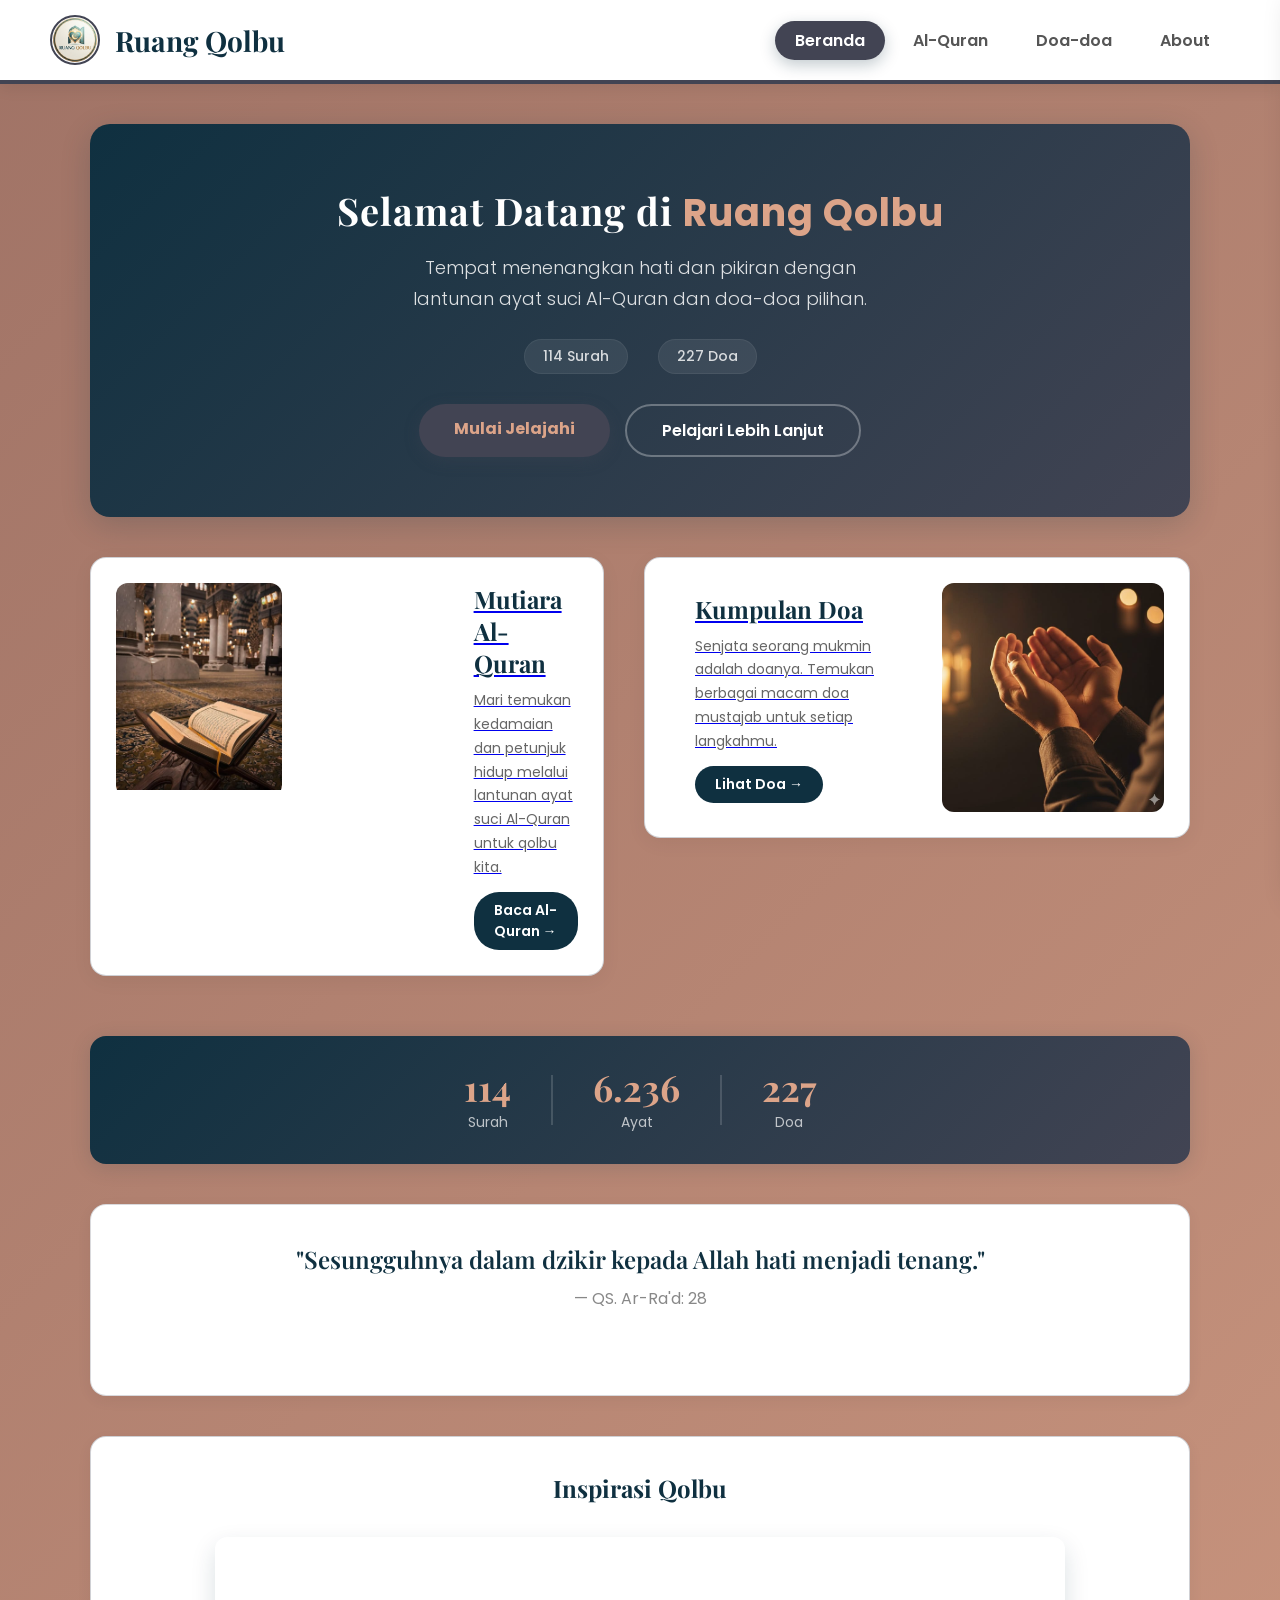
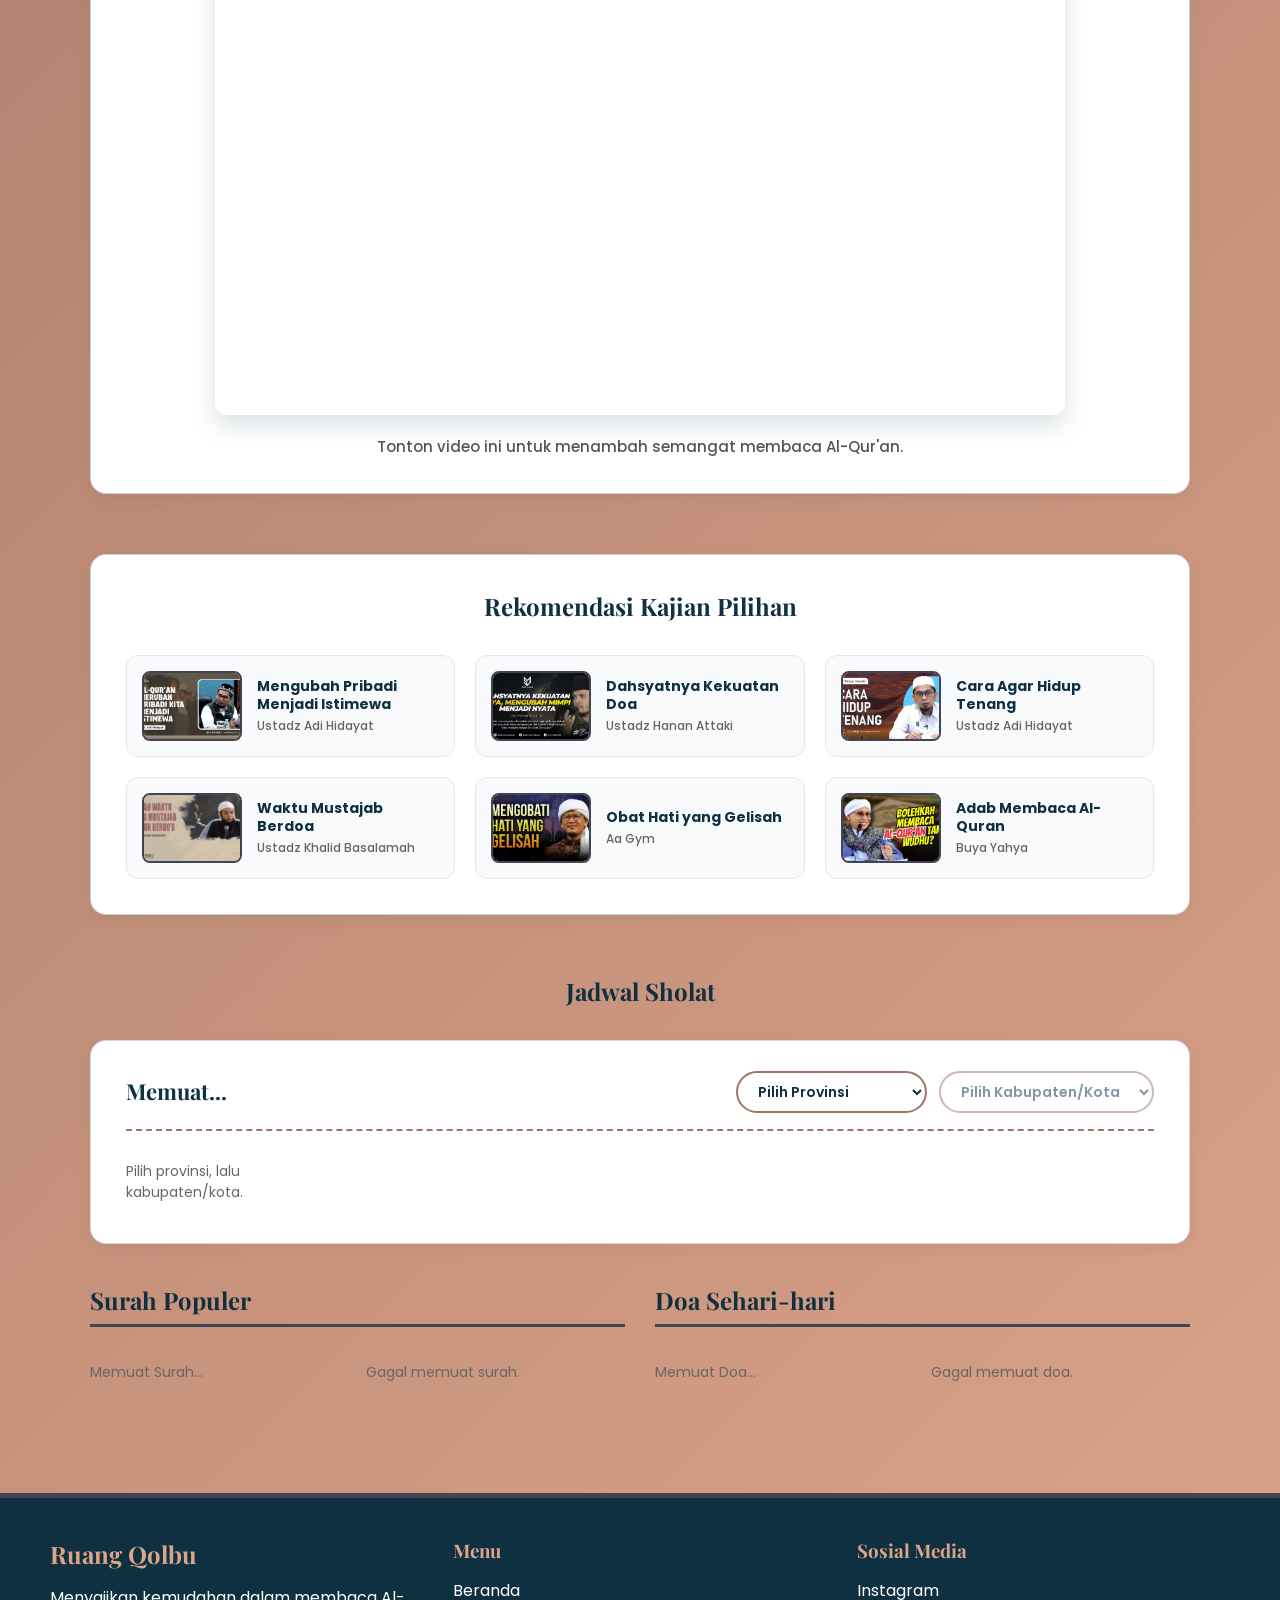
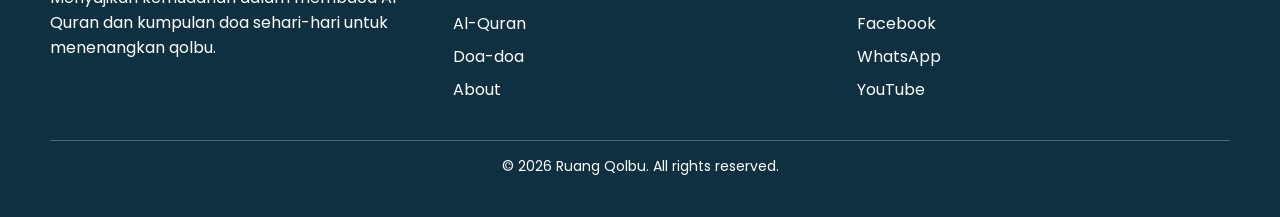
<file: index.html>
<!DOCTYPE html>
<html lang="id">
<head>
    <meta charset="UTF-8">
    <meta name="viewport" content="width=device-width, initial-scale=1.0">
    <title>Ruang Qolbu</title>
    <link rel="icon" type="image/png" href="/asset/logo-website.png">
    <!-- bagian logo website -->
    <link href="https://fonts.googleapis.com/css2?family=Playfair+Display:wght@400;700&family=Poppins:wght@300;400;600;700&display=swap" rel="stylesheet">
    <!-- mengambil font dari google  -->
    <link rel="stylesheet" href="/css/style.css">
    <!-- penghubung css ekternal  -->
     <!-- Google Icons (Material Symbols) -->
<link href="https://fonts.googleapis.com/css2?family=Material+Symbols+Outlined:opsz,wght,FILL,GRAD@20..48,100..700,0..1,-50..200" rel="stylesheet" />
</head>
<body>

    <!-- bagian header -->
    <header class="main-header">
        <!-- bagian logo depan website bisa di tekan untuk ke halaman utama -->
        <div class="header-left">
            <a href="index.html" class="brand-link">
                <div class="brand-logo">
                    <img src="/asset/logo-website.png" alt="Logo Ruang Qolbu" class="logo-img">
                </div>
                <h1 class="brand-name">Ruang Qolbu</h1>
            </a>
        </div>
        <!-- navigasi website -->
        <nav class="main-nav">
            <ul class="nav-list">
                <li><a href="index.html" class="nav-item active">Beranda</a></li>
                <li><a href="/html/al-quran.html" class="nav-item">Al-Quran</a></li>
                <li><a href="/html/doa.html" class="nav-item">Doa-doa</a></li>
                <li><a href="/html/about.html" class="nav-item">About</a></li>
            </ul>
        </nav>
        <!-- tombol hambueger buat hp -->
        <button class="hamburger-btn" id="hamburger-btn">☰</button>
    </header>

    <!-- overlay gelap di belakang sidebar -->
    <div class="sidebar-overlay" id="sidebar-overlay"></div>

    <!-- sidebar yang muncul dari kanan -->
    <div class="sidebar" id="sidebar">
        <!-- tombol tutup sidebar -->
        <button class="sidebar-close" id="sidebar-close">✕</button>
        <nav class="sidebar-menu">
            <a href="index.html" class="active">Beranda</a>
            <a href="/html/al-quran.html">Al-Quran</a>
            <a href="/html/doa.html">Doa-doa</a>
            <a href="/html/about.html">About</a>
        </nav>
    </div>

    <!-- konten utama menggunakan element sematik -->
    <main class="main-content">

        <!-- bagian selamat datang section -->
        <section class="welcome-section">
            <div class="welcome-content">
                <h1 class="welcome-title">Selamat Datang di <span>Ruang Qolbu</span></h1>
                <p class="welcome-subtitle">
                    Tempat menenangkan hati dan pikiran dengan<br>
                    lantunan ayat suci Al-Quran dan doa-doa pilihan.
                </p>
                <div class="welcome-features">
                    <span class="welcome-feature">114 Surah</span>
                    <span class="welcome-feature">227 Doa</span>
                </div>
                <div class="welcome-cta">
                    <a href="#card" class="welcome-btn-primary">Mulai Jelajahi</a>
                    <a href="/html/about.html" class="welcome-btn-secondary">Pelajari Lebih Lanjut</a>
                </div>
            </div>
        </section>

        <!-- bagian card al-quran dan doa -->
        <section class="hero-section" id="card">
            <!-- card alquran -->
             
            <div class="alquran">

                <a href="html/al-quran.html">
                    
                    <div class="feature-card quran-card">
                        <div class="card-image-box">
                            <img src="/asset/gambar-alquran.jpg" alt="Al-Quran" class="card-img">
                        </div>
                        <div class="card-description">
                            <h2 class="card-title">Mutiara Al-Quran</h2>
                            <p class="card-text">Mari temukan kedamaian dan petunjuk hidup melalui lantunan ayat suci Al-Quran untuk qolbu kita.</p>
                            <a href="/html/al-quran.html" class="card-btn">Baca Al-Quran →</a>
                        </div>
                    </div>
                </a>
            </div>
            <!-- card doa -->
             <div class="doa">

                 <a href="html/doa.html">
                     
                     <div class="feature-card doa-card">
                         <div class="card-description">
                             <h2 class="card-title">Kumpulan Doa</h2>
                             <p class="card-text">Senjata seorang mukmin adalah doanya. Temukan berbagai macam doa mustajab untuk setiap langkahmu.</p>
                             <a href="/html/doa.html" class="card-btn">Lihat Doa →</a>
                            </div>
                            <div class="card-image-box">
                                <img src="/asset/gambar-doa.jpg" alt="Doa-doa" class="card-img">
                            </div>
                        </div>
                    </a>
                </div>
        </section>

        <!-- bagian statistik mengenai jumlah surah ayat dan doa -->
        <section class="stats-section">
            <div class="stats-container">
                <!-- surah -->
                <div class="stats-item">
                    <span class="stats-number" id="stat-surah">114</span>
                    <span class="stats-label">Surah</span>
                </div>
                <!-- ayat -->
                <div class="stats-divider"></div>
                <div class="stats-item">
                    <span class="stats-number" id="stat-ayat">6.236</span>
                    <span class="stats-label">Ayat</span>
                </div>
                <!-- doa -->
                <div class="stats-divider"></div>
                <div class="stats-item">
                    <span class="stats-number" id="stat-doa">227</span>
                    <span class="stats-label">Doa</span>
                </div>
            </div>
        </section>

        <!-- quote berjalan menyesuaikan jumlah quote -->
        <section class="quote-carousel-section">
            <div class="quote-carousel" id="quote-carousel">
                <!-- quote 1 -->
                <div class="quote-slide active">
                    <!-- active menandakan yang mana sedangkan di jalankan pertama kali  -->
                    <p class="quote-text">"Sesungguhnya dalam dzikir kepada Allah hati menjadi tenang."</p>
                    <p class="quote-source">— QS. Ar-Ra'd: 28</p>
                </div>
                <!-- quote 2 -->
                <div class="quote-slide">
                    <p class="quote-text">"Dan barang siapa yang bertakwa kepada Allah, niscaya Allah akan membukakan jalan keluar baginya."</p>
                    <p class="quote-source">— QS. At-Talaq: 2</p>
                </div>
                <!-- quote 3 -->
                <div class="quote-slide">
                    <p class="quote-text">"Sesungguhnya bersama kesulitan ada kemudahan."</p>
                    <p class="quote-source">— QS. Al-Insyirah: 6</p>
                </div>
                <!-- quote 4 -->
                <div class="quote-slide">
                    <p class="quote-text">"Dan mohonlah pertolongan dengan sabar dan shalat."</p>
                    <p class="quote-source">— QS. Al-Baqarah: 45</p>
                </div>
                <!-- quote 5 -->
                <div class="quote-slide">
                    <p class="quote-text">"Allah tidak membebani seseorang melainkan sesuai dengan kesanggupannya."</p>
                    <p class="quote-source">— QS. Al-Baqarah: 286</p>
                </div>
            </div>
        </section>

        <!-- bagian inspirasi qolbu yang dapat di putar -->
        <section class="video-section">
            <h3 class="section-subtitle subtitle-center">Inspirasi Qolbu</h3>
            <div class="video-container">
                <!-- mengambil link dari youtube  -->
                <!-- allowfullscreen unutk memutar secara penuh -->
                <!-- picture-in-picture unutk bisa di putar langsung di web saya -->
                <iframe class="youtube-video" src="https://www.youtube.com/embed/hCn-BxMZeEM" allow=" autoplay; clipboard-write; encrypted-media; picture-in-picture" allowfullscreen></iframe>
            </div>
            <p class="video-caption">Tonton video ini untuk menambah semangat membaca Al-Qur'an.</p>
        </section>

        <!-- bagian rekomendasi ceramah dari ustad lain -->
        <section class="lecture-section">
            <h3 class="section-subtitle subtitle-center">Rekomendasi Kajian Pilihan</h3>
            <div class="lecture-grid">
                <a href="https://www.youtube.com/watch?v=hCn-BxMZeEM" target="_blank" class="lecture-card">
                    <img src="/asset/ceramah-1.png" alt="Thumbnail Kajian" class="lecture-thumb">
                    <div class="lecture-info">
                        <h4 class="lecture-title">Mengubah Pribadi Menjadi Istimewa</h4>
                        <p class="lecture-desc">Ustadz Adi Hidayat</p>
                    </div>
                </a>
                <a href="https://youtu.be/FzrXtruIFow?si=yKW9U19NtkHBahVY" target="_blank" class="lecture-card">
                    <img src="/asset/ceramah-2.png" alt="Thumbnail Kajian" class="lecture-thumb">
                    <div class="lecture-info">
                        <h4 class="lecture-title">Dahsyatnya Kekuatan Doa</h4>
                        <p class="lecture-desc">Ustadz Hanan Attaki</p>
                    </div>
                </a>
                <a href="https://youtu.be/xv9UBeaEdEI?si=bkWp3erQubin8kHf" target="_blank" class="lecture-card">
                    <img src="/asset/ceramah-3.png" alt="Thumbnail Kajian" class="lecture-thumb">
                    <div class="lecture-info">
                        <h4 class="lecture-title">Cara Agar Hidup Tenang</h4>
                        <p class="lecture-desc">Ustadz Adi Hidayat</p>
                    </div>
                </a>
                <a href="https://youtu.be/JANqtt-JxYc?si=O5MhZQBRU8y1hyQM" target="_blank" class="lecture-card">
                    <img src="/asset/ceramah-4.png" alt="Thumbnail Kajian" class="lecture-thumb">
                    <div class="lecture-info">
                        <h4 class="lecture-title">Waktu Mustajab Berdoa</h4>
                        <p class="lecture-desc">Ustadz Khalid Basalamah</p>
                    </div>
                </a>
                <a href="https://youtu.be/wGjLIeFCCYE?si=w8xBC9rDXlx7Wt14" target="_blank" class="lecture-card">
                    <img src="/asset/ceramah-5.png" alt="Thumbnail Kajian" class="lecture-thumb">
                    <div class="lecture-info">
                        <h4 class="lecture-title">Obat Hati yang Gelisah</h4>
                        <p class="lecture-desc">Aa Gym</p>
                    </div>
                </a>
                <a href="https://youtu.be/10bxaEeU2C4?si=TLnu-dunax5in9cG" target="_blank" class="lecture-card">
                    <img src="/asset/ceramah-6.png" alt="Thumbnail Kajian" class="lecture-thumb">
                    <div class="lecture-info">
                        <h4 class="lecture-title">Adab Membaca Al-Quran</h4>
                        <p class="lecture-desc">Buya Yahya</p>
                    </div>
                </a>
            </div>
        </section>
        <!-- ===== JADWAL SHOLAT ===== -->
<section class="shalat-section">
    <h3 class="section-subtitle subtitle-center">Jadwal Sholat</h3>
    <div class="shalat-container">
        <!-- Header: lokasi + tanggal + pilih provinsi & kabkota -->
        <div class="shalat-header">
            <div class="shalat-location">
                <span class="shalat-kota" id="shalat-kota">Memuat...</span>
                <span class="shalat-tanggal" id="shalat-tanggal"></span>
            </div>
            <div class="shalat-controls">
                <!-- Dropdown Provinsi -->
                <select id="pilih-provinsi" class="filter-select">
                    <option value="">Pilih Provinsi</option>
                </select>
                <!-- Dropdown Kabupaten/Kota -->
                <select id="pilih-kabkota" class="filter-select" disabled>
                    <option value="">Pilih Kabupaten/Kota</option>
                </select>
            </div>
        </div>

        <!-- Grid 6 waktu sholat -->
        <div class="shalat-grid" id="shalat-grid">
            <p class="loading-text">Pilih provinsi dan kabupaten/kota untuk melihat jadwal sholat.</p>
        </div>
    </div>
</section>

        <!-- bagian surah populer dan doa harian -->
        <section class="bottom-section">
            <!-- surah -->
            <div class="content-list-wrapper">
                <h3 class="section-subtitle">Surah Populer</h3>
                <div id="popular-surah-list" class="grid-container">
                    <p class="loading-text">Memuat Surah...</p>
                </div>
            </div>
            <!-- doa -->
            <div class="content-list-wrapper">
                <h3 class="section-subtitle">Doa Sehari-hari</h3>
                <div id="daily-doa-list" class="grid-container">
                    <p class="loading-text">Memuat Doa...</p>
                </div>
            </div>
        </section>

    </main>

    <!-- footer -->
    <footer class="site-footer">
        <div class="footer-container">
            <div class="footer-box">
                <h2 class="footer-title">Ruang Qolbu</h2>
                <p>Menyajikan kemudahan dalam membaca Al-Quran dan kumpulan doa sehari-hari untuk menenangkan qolbu.</p>
            </div>
            <div class="footer-box">
                <!-- footer untuk akses navigasi -->
                <h3 class="footer-title">Menu</h3>
                <ul>
                    <li><a href="index.html">Beranda</a></li>
                    <li><a href="/html/al-quran.html">Al-Quran</a></li>
                    <li><a href="/html/doa.html">Doa-doa</a></li>
                    <li><a href="/html/about.html">About</a></li>
                </ul>
            </div>
            <div class="footer-box">
                <!-- footer untuk akses media sosial -->
                <h3 class="footer-title">Sosial Media</h3>
                <ul>
                    <li><a href="https://instagram.com/zenwhite_" target="_blank">Instagram</a></li>
                    <li><a href="https://www.facebook.com/azis.sinaga.900" target="_blank">Facebook</a></li>
                    <li><a href="https://wa.me/6282163698895" target="_blank">WhatsApp</a></li>
                    <li><a href="https://www.youtube.com/@zenwhite-w7o" target="_blank">YouTube</a></li>
                </ul>
            </div>
        </div>
        <div class="footer-bottom">
            <!-- footer paling bawah -->
            <p>&copy; 2026 Ruang Qolbu. All rights reserved.</p>
        </div>
    </footer>
    <!-- untuk menghubungkan javascript ke html -->
    <script src="js/script.js"></script>
</body>
</html>
</file>
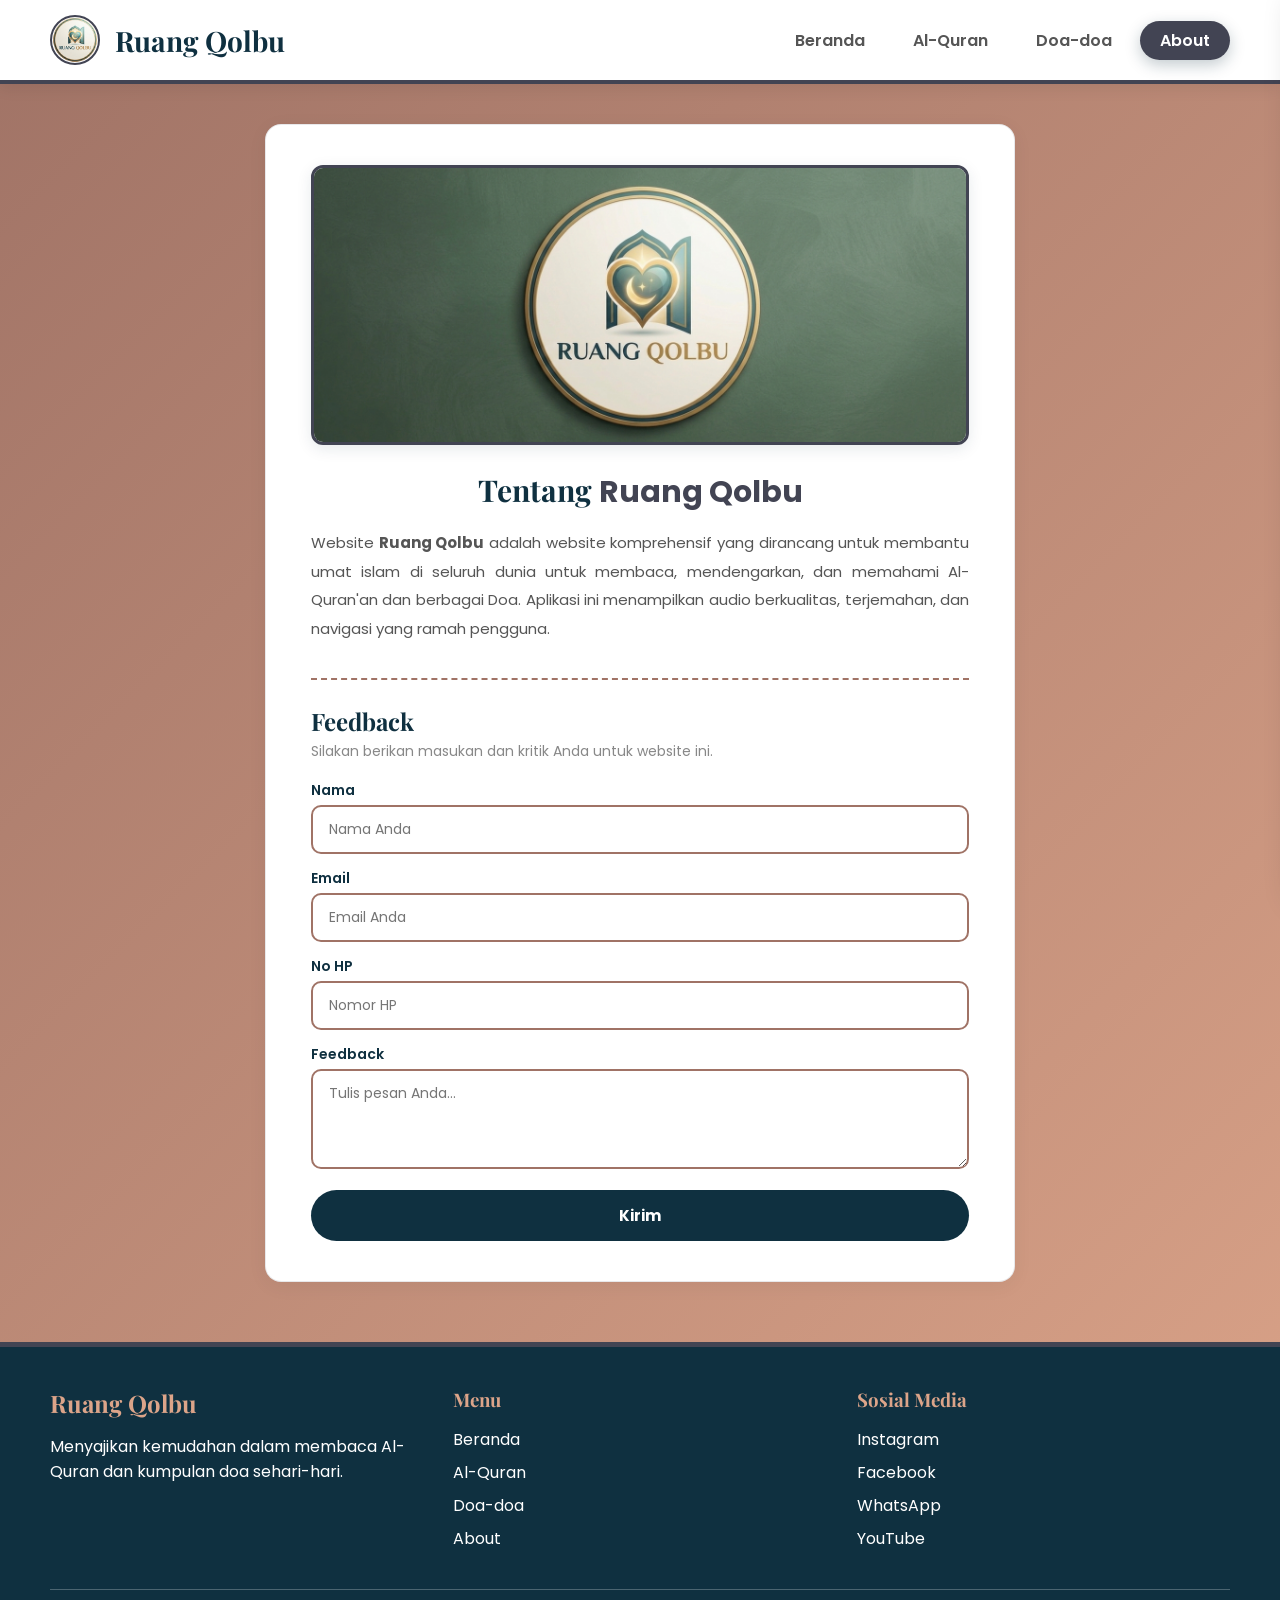
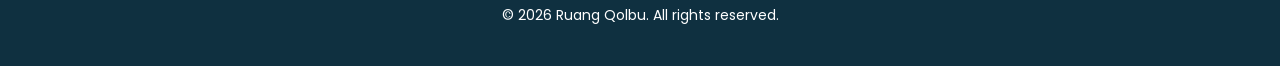
<file: html/about.html>
<!DOCTYPE html>
<html lang="id">

<head>
    <meta charset="UTF-8">
    <meta name="viewport" content="width=device-width, initial-scale=1.0">
    <title>Ruang Qolbu</title>
    <!-- Logo & Font Website -->
    <link rel="icon" type="image/png" href="../asset/logo-website.png"> 
    <!-- ambil font dari google -->
    <link href="https://fonts.googleapis.com/css2?family=Playfair+Display:wght@400;700&family=Poppins:wght@300;400;600;700&display=swap" rel="stylesheet">
    <!-- CSS Eksternal -->
    <link rel="stylesheet" href="../css/style.css">
    <link rel="stylesheet" href="../css/about.css">
</head>

<body>

    <!-- navigasi dan header utama -->
    <header class="main-header">
        <!-- Area identitas merek dan nama website di sisi kiri -->
        <div class="header-left">
            <a href="../index.html" class="brand-link">
                <!-- Tempat khusus gambar logo aplikasi -->
                <div class="brand-logo">
                    <img src="../asset/logo-website.png" alt="Logo" class="logo-img">
                </div>
                <h1 class="brand-name">Ruang Qolbu</h1>
            </a>
        </div>
        <nav class="main-nav">
            <ul class="nav-list">
                <li><a href="../index.html" class="nav-item">Beranda</a></li>
                <li><a href="../html/al-quran.html" class="nav-item">Al-Quran</a></li>
                <li><a href="../html/doa.html" class="nav-item">Doa-doa</a></li>
                <li><a href="../html/about.html" class="nav-item active">About</a></li>
            </ul>
        </nav>
        <button class="hamburger-btn" id="hamburger-btn">☰</button>
    </header>

    <!-- sidebar untuk tampilan di mobile -->
    <!-- Layar latar transparan hitam saat menu layar HP terbuka -->
    <div class="sidebar-overlay" id="sidebar-overlay"></div>
    
    <!-- Wadah utama menu navigasi samping khusus tampilan HP -->
    <div class="sidebar" id="sidebar">
        <button class="sidebar-close" id="sidebar-close">✕</button>
        <nav class="sidebar-menu">
            <a href="../index.html">Beranda</a>
            <a href="../html/al-quran.html">Al-Quran</a>
            <a href="../html/doa.html">Doa-doa</a>
            <a href="../html/about.html" class="active">About</a>
        </nav>
    </div>

    <!-- konten utama -->
    <main class="main-content">
        <section class="about-container">
            
            <!-- Tempat gambar spanduk utama tentang aplikasi -->
            <div class="about-image">
                <img src="../asset/logo-lebar-website.jpg" alt="Ruang Qolbu">
            </div>

            <!-- Teks rincian latar belakang dan profil platform Ruang Qolbu -->
            <div class="about-text">
                <h1>Tentang <span>Ruang Qolbu</span></h1>
                <p>
                    Website <strong>Ruang Qolbu</strong> adalah website komprehensif yang dirancang untuk membantu umat
                    islam di seluruh dunia untuk membaca, mendengarkan, dan memahami Al-Quran'an dan berbagai Doa. Aplikasi
                    ini menampilkan audio berkualitas, terjemahan, dan navigasi yang ramah pengguna.
                </p>
            </div>

            <!-- Area utama untuk seluruh formulir umpan balik dari pengguna -->
            <div class="feedback-section">
                <h2>Feedback</h2>
                <p>Silakan berikan masukan dan kritik Anda untuk website ini.</p>

                <form id="feedback-form">
                    <!-- Kelompok isian untuk Nama pengguna -->
                    <div class="form-group">
                        <label for="fb-nama">Nama</label>
                        <input type="text" id="fb-nama" placeholder="Nama Anda" required>
                    </div>
                    
                    <!-- Kelompok isian untuk Alamat Email pengguna -->
                    <div class="form-group">
                        <label for="fb-email">Email</label>
                        <input type="email" id="fb-email" placeholder="Email Anda" required>
                    </div>
                    
                    <!-- Kelompok isian untuk Nomor HP/Telepon -->
                    <div class="form-group">
                        <label for="fb-hp">No HP</label>
                        <input type="tel" id="fb-hp" placeholder="Nomor HP">
                    </div>
                    
                    <!-- Kelompok isian untuk Pesan masukan atau kritik -->
                    <div class="form-group">
                        <label for="fb-pesan">Feedback</label>
                        <textarea id="fb-pesan" placeholder="Tulis pesan Anda..." required></textarea>
                    </div>

                    <button type="submit" class="form-btn">Kirim</button>
                </form>
            </div>

        </section>
    </main>

    <!-- bagian footer about -->
    <footer class="site-footer">
        <!-- Wadah utama seluruh kolom navigasi dan informasi bagian bawah -->
        <div class="footer-container">
            
            <!-- Ringkasan deskripsi singkat identitas platform -->
            <div class="footer-box">
                <h2 class="footer-title">Ruang Qolbu</h2>
                <p>Menyajikan kemudahan dalam membaca Al-Quran dan kumpulan doa sehari-hari.</p>
            </div>
            
            <!-- Daftar tautan navigasi cepat menu utama -->
            <div class="footer-box">
                <h3 class="footer-title">Menu</h3>
                <ul>
                    <li><a href="../index.html">Beranda</a></li>
                    <li><a href="../html/al-quran.html">Al-Quran</a></li>
                    <li><a href="../html/doa.html">Doa-doa</a></li>
                    <li><a href="about.html">About</a></li>
                </ul>
            </div>
            
            <!-- Daftar tautan akun-akun media sosial resmi -->
            <div class="footer-box">
                <h3 class="footer-title">Sosial Media</h3>
                <ul>
                    <li><a href="https://instagram.com/zenwhite_" target="_blank">Instagram</a></li>
                    <li><a href="https://www.facebook.com/azis.sinaga.900" target="_blank">Facebook</a></li>
                    <li><a href="https://wa.me/6282163698895" target="_blank">WhatsApp</a></li>
                    <li><a href="https://www.youtube.com/@zenwhite-w7o" target="_blank">YouTube</a></li>
                </ul>
            </div>
        </div>
        
        <!-- Baris keterangan hak cipta paling bawah -->
        <div class="footer-bottom">
            <p>&copy; 2026 Ruang Qolbu. All rights reserved.</p>
        </div>
    </footer>

    <!-- penghubung javascript -->
    <script src="../js/about.js"></script>
    <script src="../js/script.js"></script>

</body>

</html>
</file>
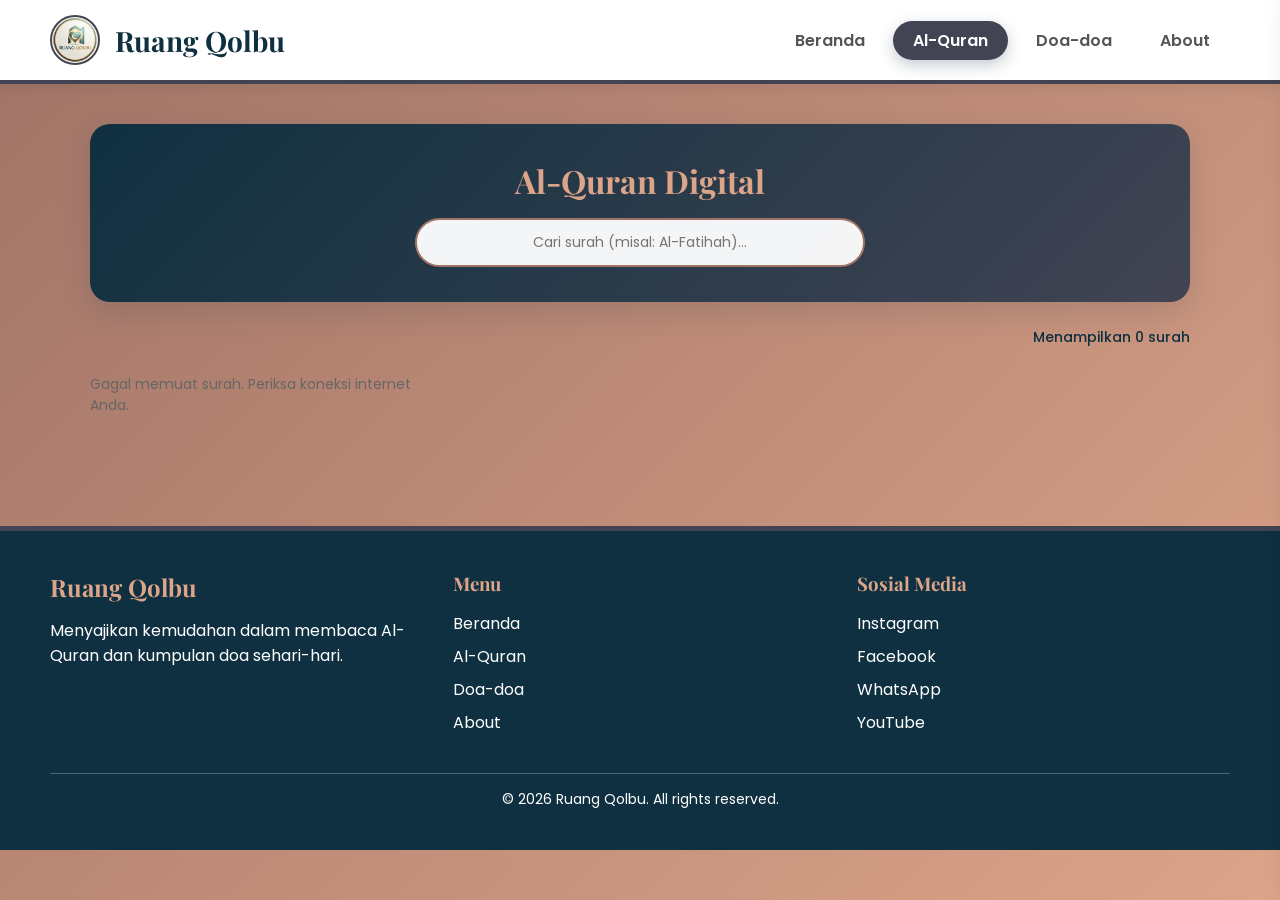
<file: html/al-quran.html>
<!DOCTYPE html>
<html lang="id">

<head>
    <meta charset="UTF-8">
    <meta name="viewport" content="width=device-width, initial-scale=1.0">
    <title>Ruang Qolbu</title>
    <!-- foto web saya -->
    <link rel="icon" type="image/png" href="../asset/logo-website.png">
    <!-- ambil font dari google -->
    <link
        href="https://fonts.googleapis.com/css2?family=Amiri:wght@400;700&family=Playfair+Display:wght@400;600;700&family=Poppins:wght@300;400;500;600;700&display=swap"
        rel="stylesheet">
    <!-- CSS Utama -->
    <link rel="stylesheet" href="../css/style.css">
    <!-- CSS Khusus Al-Quran -->
    <link rel="stylesheet" href="../css/al-quran.css">
</head>

<body>
    <!-- header-->
    <header class="main-header">
        <!-- Area identitas merek dan nama website di sisi kiri -->
        <div class="header-left">
            <a href="../index.html" class="brand-link">
                <!-- Tempat khusus gambar logo aplikasi -->
                <div class="brand-logo">
                    <img src="../asset/logo-website.png" alt="Logo" class="logo-img">
                </div>
                <h1 class="brand-name">Ruang Qolbu</h1>
            </a>
        </div>
        <nav class="main-nav">
            <ul class="nav-list">
                <li><a href="../index.html" class="nav-item">Beranda</a></li>
                <li><a href="al-quran.html" class="nav-item active">Al-Quran</a></li>
                <li><a href="../html/doa.html" class="nav-item">Doa-doa</a></li>
                <li><a href="../html/about.html" class="nav-item">About</a></li>
            </ul>
        </nav>
        <button class="hamburger-btn" id="hamburger-btn">☰</button>
    </header>

    <!-- sidebar di hp-->
    <!-- Layar latar transparan hitam saat menu layar HP terbuka -->
    <div class="sidebar-overlay" id="sidebar-overlay"></div>
    
    <!-- Wadah utama menu navigasi samping khusus tampilan HP -->
    <div class="sidebar" id="sidebar">
        <button class="sidebar-close" id="sidebar-close">✕</button>
        <nav class="sidebar-menu">
            <a href="../index.html">Beranda</a>
            <a href="al-quran.html" class="active">Al-Quran</a>
            <a href="../html/doa.html">Doa-doa</a>
            <a href="../html/about.html">About</a>
        </nav>
    </div>

    <!-- konten utama -->
    <main class="main-content">
        <!-- Spanduk utama judul dan kolom pencarian surah Al-Quran -->
        <section class="quran-header-section">
            <h2>Al-Quran Digital</h2>
            <!-- Wadah khusus pencarian surah -->
            <div class="search-box">
                <input type="text" id="input-cari-surah" class="search-input"
                    placeholder="Cari surah (misal: Al-Fatihah)...">
            </div>
        </section>

        <!-- Area teks penampil jumlah surah yang ditemukan -->
        <div class="quran-counter" id="quran-counter">Menampilkan 0 surah</div>

        <!-- Area susunan daftar kartu surah -->
        <section class="quran-grid-section">
            <!-- Tempat daftar kartu surah dimuat secara otomatis -->
            <div id="wadah-daftar-surah" class="quran-grid-container">
                <p class="loading-text" id="teks-loading">Memuat daftar surah...</p>
            </div>
        </section>

        <!-- Tempat munculnya jendela pop-up untuk membaca ayat surah -->
        <div id="modal-container" class="modal-container"></div>
    </main>

    <!-- footer website -->
    <footer class="site-footer">
        <!-- Wadah utama seluruh kolom navigasi dan informasi bagian bawah -->
        <div class="footer-container">
            <!-- Ringkasan deskripsi singkat identitas platform -->
            <div class="footer-box">
                <h2 class="footer-title">Ruang Qolbu</h2>
                <p>Menyajikan kemudahan dalam membaca Al-Quran dan kumpulan doa sehari-hari.</p>
            </div>
            <!-- Daftar tautan navigasi cepat menu utama -->
            <div class="footer-box">
                <h3 class="footer-title">Menu</h3>
                <ul>
                    <li><a href="../index.html">Beranda</a></li>
                    <li><a href="al-quran.html">Al-Quran</a></li>
                    <li><a href="../html/doa.html">Doa-doa</a></li>
                    <li><a href="../html/about.html">About</a></li>
                </ul>
            </div>
            <!-- Daftar tautan akun-akun media sosial resmi -->
            <div class="footer-box">
                <h3 class="footer-title">Sosial Media</h3>
                <ul>
                    <li><a href="https://instagram.com/zenwhite_" target="_blank">Instagram</a></li>
                    <li><a href="https://www.facebook.com/azis.sinaga.900" target="_blank">Facebook</a></li>
                    <li><a href="https://wa.me/6282163698895" target="_blank">WhatsApp</a></li>
                    <li><a href="https://www.youtube.com/@zenwhite-w7o" target="_blank">YouTube</a></li>
                </ul>
            </div>
        </div>
        <!-- Baris keterangan hak cipta (copyright) paling bawah -->
        <div class="footer-bottom">
            <p>&copy; 2026 Ruang Qolbu. All rights reserved.</p>
        </div>
    </footer>

    <!-- penghubung javascript -->
    <script src="../js/script.js"></script>
    <script src="../js/al-quran.js"></script>
</body>

</html>
</file>
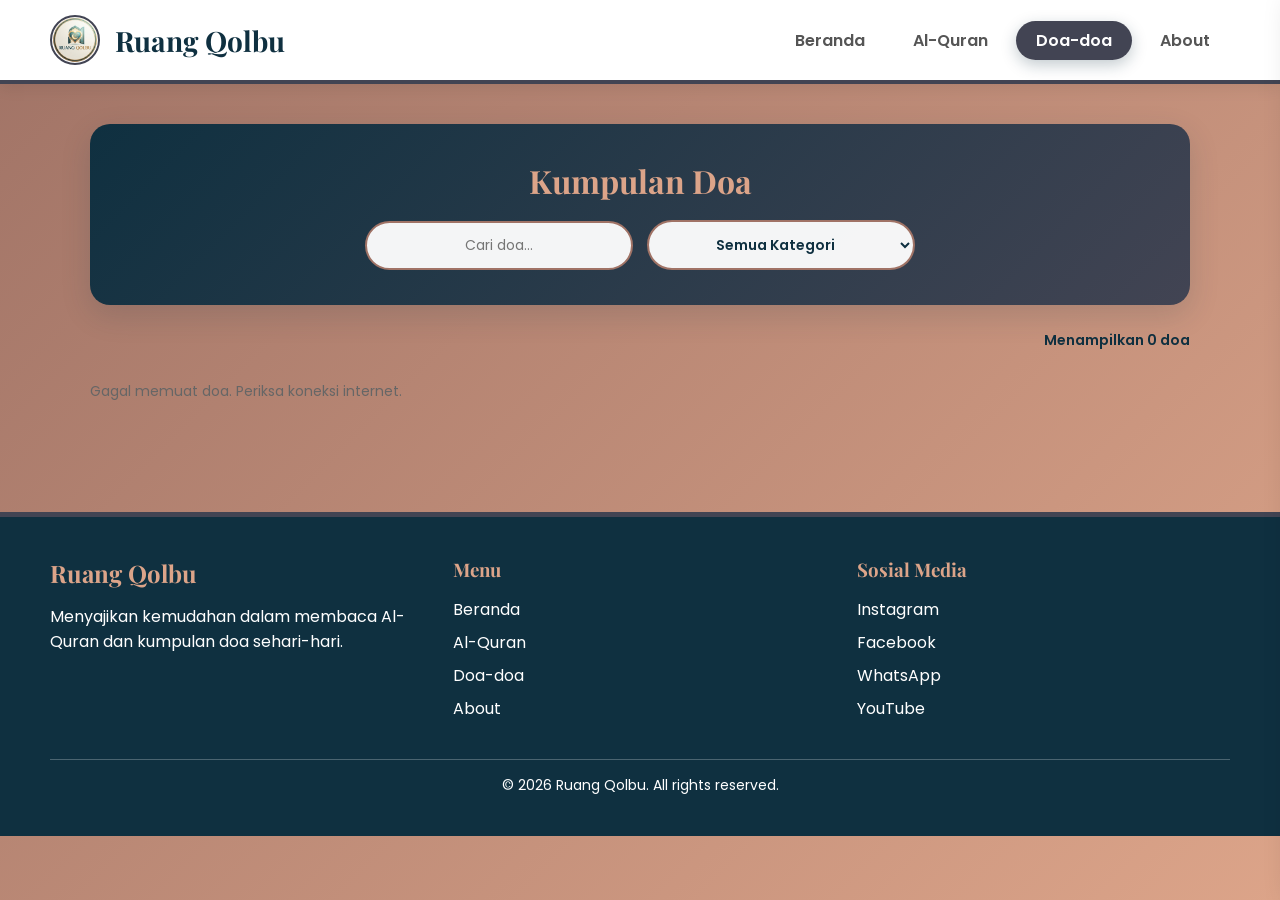
<file: html/doa.html>
<!DOCTYPE html>
<html lang="id">

<head>
    <meta charset="UTF-8">
    <meta name="viewport" content="width=device-width, initial-scale=1.0">
    <title>Ruang Qolbu</title>
    <!-- foto web saya -->
    <link rel="icon" type="image/png" href="../asset/logo-website.png">
    <!-- ambil font dari google -->
    <link href="https://fonts.googleapis.com/css2?family=Amiri:wght@400;700&family=Playfair+Display:wght@400;600;700&family=Poppins:wght@300;400;500;600;700&display=swap" rel="stylesheet">
    <!-- CSS Utama -->
    <link rel="stylesheet" href="../css/style.css">
    <!-- CSS Khusus Doa -->
    <link rel="stylesheet" href="../css/doa.css">
</head>

<body>
    <!-- HEADER -->
    <header class="main-header">
        <!-- Area identitas merek dan nama website di sisi kiri -->
        <div class="header-left">
            <a href="../index.html" class="brand-link">
                <!-- Tempat khusus gambar logo aplikasi -->
                <div class="brand-logo">
                    <img src="../asset/logo-website.png" alt="Logo" class="logo-img">
                </div>
                <h1 class="brand-name">Ruang Qolbu</h1>
            </a>
        </div>
        <nav class="main-nav">
            <ul class="nav-list">
                <li><a href="../index.html" class="nav-item">Beranda</a></li>
                <li><a href="../html/al-quran.html" class="nav-item">Al-Quran</a></li>
                <li><a href="doa.html" class="nav-item active">Doa-doa</a></li>
                <li><a href="../html/about.html" class="nav-item">About</a></li>
            </ul>
        </nav>
        <button class="hamburger-btn" id="hamburger-btn">☰</button>
    </header>

    <!-- SIDEBAR UNTUK HP -->
    <!-- Layar latar transparan hitam saat menu layar HP terbuka -->
    <div class="sidebar-overlay" id="sidebar-overlay"></div>
    
    <!-- Wadah utama menu navigasi samping khusus tampilan HP -->
    <div class="sidebar" id="sidebar">
        <button class="sidebar-close" id="sidebar-close">✕</button>
        <nav class="sidebar-menu">
            <a href="../index.html">Beranda</a>
            <a href="../html/al-quran.html">Al-Quran</a>
            <a href="doa.html" class="active">Doa-doa</a>
            <a href="../html/about.html">About</a>
        </nav>
    </div>

    <!-- KONTEN UTAMA -->
    <main class="main-content">
        <!-- Spanduk utama judul dan kontrol pencarian serta filter kategori doa -->
        <section class="doa-header-section">
            <h2>Kumpulan Doa</h2>
            <!-- Wadah kontrol pencarian dan opsi pilihan kategori -->
            <div class="doa-header-controls">
                <input type="text" id="input-cari-doa" class="search-input" placeholder="Cari doa...">
                <select id="pilih-kategori" class="filter-select">
                    <option value="">Semua Kategori</option>
                </select>
            </div>
        </section>

        <!-- Area teks penampil jumlah doa yang ditemukan -->
        <div class="doa-counter" id="doa-counter">Menampilkan 0 doa</div>

        <!-- Area susunan daftar kartu doa -->
        <section class="doa-grid-section">
            <!-- Tempat daftar kartu doa dimuat secara otomatis -->
            <div id="wadah-daftar-doa" class="doa-grid-container">
                <p class="loading-text" id="teks-loading">Memuat daftar doa...</p>
            </div>
        </section>

        <!-- Tempat munculnya jendela pop-up rincian doa -->
        <div id="modal-container" class="modal-container"></div>
    </main>

    <!-- FOOTER -->
    <footer class="site-footer">
        <!-- Wadah utama seluruh kolom navigasi dan informasi bagian bawah -->
        <div class="footer-container">
            <!-- Ringkasan deskripsi singkat identitas platform -->
            <div class="footer-box">
                <h2 class="footer-title">Ruang Qolbu</h2>
                <p>Menyajikan kemudahan dalam membaca Al-Quran dan kumpulan doa sehari-hari.</p>
            </div>
            <!-- Daftar tautan navigasi cepat menu utama -->
            <div class="footer-box">
                <h3 class="footer-title">Menu</h3>
                <ul>
                    <li><a href="../index.html">Beranda</a></li>
                    <li><a href="../html/al-quran.html">Al-Quran</a></li>
                    <li><a href="doa.html">Doa-doa</a></li>
                    <li><a href="../html/about.html">About</a></li>
                </ul>
            </div>
            <!-- Daftar tautan akun-akun media sosial resmi -->
            <div class="footer-box">
                <h3 class="footer-title">Sosial Media</h3>
                <ul>
                    <li><a href="https://instagram.com/zenwhite_" target="_blank">Instagram</a></li>
                    <li><a href="https://www.facebook.com/azis.sinaga.900" target="_blank">Facebook</a></li>
                    <li><a href="https://wa.me/6282163698895" target="_blank">WhatsApp</a></li>
                    <li><a href="https://www.youtube.com/@zenwhite-w7o" target="_blank">YouTube</a></li>
                </ul>
            </div>
        </div>
        <!-- Baris keterangan hak cipta (copyright) paling bawah -->
        <div class="footer-bottom">
            <p>&copy; 2026 Ruang Qolbu. All rights reserved.</p>
        </div>
    </footer>

    <script src="../js/script.js"></script>
    <script src="../js/doa.js"></script>
</body>

</html>
</file>
<file: css/style.css>
/* reset margin dan padding */
* {
    margin: 0; /* menghilangkan jarak luar bawaan browser */
    padding: 0; /* menghilangkan jarak dalam bawaan browser */
    box-sizing: border-box; /* elemen dihitung beserta border dan padding */
    font-family: 'Poppins', sans-serif; /* jenis font standar seluruh halaman */
}

body {
    background: linear-gradient(135deg, #A07366 0%, #DCA489 100%); /* warna latar gradien */
    color: #333; /* warna dasar teks */
    min-height: 100vh; /* tinggi minimal layar penuh */
}

/* header dan navigasi */
.main-header {
    display: flex; /* tata letak fleksibel menyamping */
    justify-content: space-between; /* logo di kiri, menu di kanan */
    align-items: center; /* sejajar vertikal di tengah */
    padding: 15px 50px; /* ruang dalam header */
    background-color: #ffffff; /* warna latar header */
    border-bottom: 4px solid #424453; /* garis pembatas bawah */
    box-shadow: 0 4px 15px rgba(0, 0, 0, 0.08); /* bayangan di bawah header */
    position: sticky; /* menempel di atas saat discroll */
    top: 0; /* batas tempel dari paling atas */
    z-index: 100; /* posisi di atas elemen lain */
}

.brand-link {
    display: flex; /* menyusun logo dan teks menyamping */
    align-items: center; /* meratakan posisi vertikal */
    text-decoration: none; /* menghilangkan garis bawah */
    gap: 15px; /* jarak antara logo dan nama merek */
}

.brand-logo {
    width: 50px; /* lebar bingkai logo */
    height: 50px; /* tinggi bingkai logo */
    border-radius: 50%; /* bentuk lingkaran sempurna */
    overflow: hidden; /* memotong gambar yang meluap */
    border: 2px solid #424453; /* garis tepi melingkar */
    display: flex; /* memposisikan isi di tengah */
    justify-content: center; /* rata tengah horizontal */
    align-items: center; /* rata tengah vertikal */
    flex-shrink: 0; /* mencegah logo mengecil */
}

.logo-img {
    width: 100%; /* lebar gambar memenuhi bingkai */
    height: 100%; /* tinggi gambar memenuhi bingkai */
    object-fit: cover; /* memotong gambar agar proporsional */
}

.brand-name {
    font-family: 'Playfair Display', serif; /* font dekoratif merek */
    font-size: 28px; /* ukuran font nama merek */
    color: #0F3040; /* warna biru gelap */
}

.nav-list {
    list-style: none; /* menghilangkan simbol bullet */
    display: flex; /* menyusun menu menyamping */
    gap: 8px; /* jarak antar item menu */
    align-items: center; /* meratakan posisi vertikal menu */
}

.nav-item {
    text-decoration: none; /* menghilangkan garis bawah */
    color: #555; /* warna teks menu standar */
    font-weight: 600; /* ketebalan huruf menu */
    padding: 8px 20px; /* ruang dalam tombol menu */
    border-radius: 25px; /* bentuk tombol kapsul */
    transition: all 0.3s ease; /* transisi efek yang halus */
}

.nav-item:hover,
.nav-item.active {
    background-color: #0F3040; /* warna latar saat disentuh/aktif */
    color: white; /* warna teks saat disentuh/aktif */
    transform: translateY(-2px); /* efek tombol naik 2px */
    box-shadow: 0 5px 15px rgba(15, 48, 64, 0.25); /* bayangan di bawah tombol */
}

.nav-item.active {
    background-color: #424453; /* warna khusus menu aktif */
}

.main-content {
    padding: 40px 50px; /* ruang dalam isi halaman */
    max-width: 1200px; /* batas lebar maksimal isi */
    margin: 0 auto; /* memposisikan konten di tengah */
}

/* welcome section */
.welcome-section {
    background: linear-gradient(135deg, #0F3040, #424453); /* warna gradien latar */
    border-radius: 20px; /* sudut kotak melengkung */
    padding: 60px 50px; /* ruang dalam spanduk */
    margin-bottom: 40px; /* jarak ke elemen bawah */
    box-shadow: 0 8px 30px rgba(15, 48, 64, 0.2); /* bayangan lembut */
    animation: welcomeFadeIn 1s ease; /* animasi muncul saat dimuat */
}

.welcome-content {
    text-align: center; /* teks posisi di tengah */
}

.welcome-title {
    font-family: 'Playfair Display', serif; /* font judul utama */
    font-size: 38px; /* ukuran font judul */
    color: white; /* warna teks judul */
    margin-bottom: 12px; /* jarak bawah judul */
    font-weight: 700; /* ketebalan teks */
    letter-spacing: 1px; /* jarak antar huruf */
} 

.welcome-title span {
    color: #DCA489; /* warna khusus teks sorotan */
}

.welcome-subtitle {
    font-size: 18px; /* ukuran font subjudul */
    color: rgba(255, 255, 255, 0.85); /* warna teks transparan halus */
    line-height: 1.7; /* jarak antar baris kalimat */
    margin-bottom: 25px; /* jarak bawah subjudul */
    font-weight: 300; /* ketebalan font tipis */
}

.welcome-features {
    display: flex; /* menyusun label fitur menyamping */
    justify-content: center; /* posisi di tengah horizontal */
    gap: 30px; /* jarak antar label fitur */
    margin-bottom: 30px; /* jarak bawah seksi fitur */
    flex-wrap: wrap; /* pindah baris jika tidak muat */
}

.welcome-feature {
    color: rgba(255, 255, 255, 0.8); /* warna teks label */
    font-size: 14px; /* ukuran huruf label */
    font-weight: 500; /* ketebalan font */
    background: rgba(255, 255, 255, 0.08); /* latar belakang transparan */
    padding: 6px 18px; /* ruang dalam label */
    border-radius: 20px; /* sudut melengkung */
    border: 1px solid rgba(255, 255, 255, 0.06); /* garis tepi tipis */
}

.welcome-cta {
    display: flex; /* menyusun tombol aksi menyamping */
    justify-content: center; /* memposisikan tombol di tengah */
    gap: 15px; /* jarak antar tombol */
    flex-wrap: wrap; /* pindah baris jika layar sempit */
}

.welcome-btn-primary {
    display: inline-block; /* elemen tautan bisa diatur ukurannya */
    background: #424453; /* warna latar tombol */
    color: #DCA489; /* warna teks tombol */
    padding: 12px 35px; /* ruang dalam tombol */
    border-radius: 50px; /* bentuk kapsul penuh */
    font-weight: 700; /* ketebalan teks */
    font-size: 16px; /* ukuran font tombol */
    text-decoration: none; /* menghilangkan garis bawah */
    transition: all 0.3s ease; /* transisi efek yang halus */
    box-shadow: 0 4px 15px rgba(66, 68, 83, 0.3); /* bayangan tombol */
}

.welcome-btn-primary:hover {
    background: #A07366; /* warna latar saat disentuh */
    color: white; /* warna teks saat disentuh */
    transform: translateY(-3px); /* efek tombol naik 3px */
    box-shadow: 0 8px 25px rgba(66, 68, 83, 0.4); /* bayangan lebih tajam */
}

.welcome-btn-secondary {
    display: inline-block; /* elemen bisa diatur ukurannya */
    background: transparent; /* latar belakang transparan */
    color: white; /* warna teks tombol */
    padding: 12px 35px; /* ruang dalam tombol */
    border-radius: 50px; /* bentuk kapsul penuh */
    font-weight: 600; /* ketebalan font */
    font-size: 16px; /* ukuran font */
    text-decoration: none; /* menghilangkan garis bawah */
    transition: all 0.3s ease; /* transisi efek yang halus */
    border: 2px solid rgba(255, 255, 255, 0.3); /* garis tepi tombol */
}

.welcome-btn-secondary:hover {
    border-color: #DCA489; /* warna garis tepi saat disentuh */
    color: #DCA489; /* warna teks saat disentuh */
    transform: translateY(-3px); /* efek tombol terangkat naik */
}

/* animasi kemunculan */
@keyframes welcomeFadeIn {
    0% { opacity: 0; transform: translateY(-20px); } /* batas awal transparan dan di atas */
    100% { opacity: 1; transform: translateY(0); } /* batas akhir jelas dan di posisi asli */
}

/* hero section */
.hero-section {
    display: flex; /* menyusun kartu berdampingan */
    gap: 40px; /* jarak antar kartu */
    margin-bottom: 60px; /* jarak ke seksi bawah */
}

.feature-card {
    flex: 1; /* membagi lebar sama rata */
    background: white; /* warna latar kartu */
    border-radius: 16px; /* sudut melengkung */
    display: flex; /* isi kartu fleksibel menyamping */
    gap: 25px; /* jarak antara gambar dan teks */
    padding: 25px; /* ruang dalam kartu */
    border: 1px solid rgba(66, 68, 83, 0.25); /* garis pembatas kartu */
    min-height: 220px; /* tinggi minimal kartu */
    box-shadow: 0 5px 20px rgba(0, 0, 0, 0.05); /* bayangan lembut */
    transition: transform 0.4s ease, box-shadow 0.4s ease; /* transisi pergerakan */
}

.feature-card:hover {
    transform: translateY(-8px); /* efek terangkat saat disentuh */
    box-shadow: 0 20px 35px rgba(15, 48, 64, 0.15); /* bayangan membesar */
}

.card-image-box {
    width: 50%; /* setengah dari lebar kartu */
    border-radius: 12px; /* sudut gambar melengkung */
    overflow: hidden; /* memotong gambar yang meluap */
}

.card-img {
    width: 100%; /* lebar gambar penuh */
    height: 100%; /* tinggi gambar penuh */
    object-fit: cover; /* gambar terpotong rapi */
    transition: transform 0.5s ease; /* transisi efek zoom gambar */
}

.feature-card:hover .card-img {
    transform: scale(1.05); /* gambar membesar 5% saat disentuh */
} 

.card-description {
    width: 50%; /* setengah dari lebar kartu */
    display: flex; /* menyusun teks secara vertikal */
    flex-direction: column; /* urutan dari atas ke bawah */
    justify-content: center; /* posisikan teks di tengah vertikal */
}

.card-title {
    font-family: 'Playfair Display', serif; /* font judul kartu */
    font-size: 24px; /* ukuran font judul */
    color: #0F3040; /* warna judul */
    margin-bottom: 10px; /* jarak bawah judul */
}

.card-text {
    font-size: 14px; /* ukuran font deskripsi */
    line-height: 1.7; /* jarak antar baris teks */
    color: #666; /* warna teks abu-abu */
    margin-bottom: 12px; /* jarak bawah teks */
}

.card-btn {
    display: inline-block; /* agar bisa diberi batas ukuran */
    padding: 8px 20px; /* ruang dalam tombol */
    background-color: #0F3040; /* warna latar tombol */
    color: white; /* warna teks tombol */
    text-decoration: none; /* menghilangkan garis bawah */
    border-radius: 25px; /* bentuk tombol melengkung */
    font-weight: 600; /* ketebalan teks tombol */
    font-size: 14px; /* ukuran huruf tombol */
    transition: background 0.3s; /* transisi warna yang halus */
    align-self: flex-start; /* menahan lebar tombol sesuai teks */
}

.card-btn:hover {
    background-color: #424453; /* warna latar tombol saat disentuh */
}

/* statistik section */
.stats-section {
    background: linear-gradient(135deg, #0F3040, #424453); /* warna latar gradien */
    border-radius: 16px; /* sudut melengkung */
    padding: 30px 40px; /* ruang dalam seksi */
    margin-bottom: 40px; /* jarak bawah seksi */
    box-shadow: 0 4px 20px rgba(15, 48, 64, 0.15); /* bayangan halus */
}

.stats-container {
    display: flex; /* menyusun item secara horizontal */
    justify-content: center; /* posisi item di tengah */
    align-items: center; /* meratakan posisi vertikal */
    gap: 40px; /* jarak antar statistik */
    flex-wrap: wrap; /* pindah baris jika layar menyempit */
}

.stats-item {
    text-align: center; /* teks posisi di tengah */
}

.stats-number {
    display: block; /* menampilkan pada baris terpisah */
    font-family: 'Playfair Display', serif; /* font angka statistik */
    font-size: 36px; /* ukuran angka besar */
    font-weight: 700; /* ketebalan angka */
    color: #DCA489; /* warna khusus angka */
    line-height: 1.2; /* jarak baris angka */
}

.stats-label {
    font-size: 14px; /* ukuran teks keterangan */
    color: rgba(255, 255, 255, 0.7); /* warna teks transparan */
    font-weight: 400; /* ketebalan font standar */
}

.stats-divider {
    width: 2px; /* lebar garis pemisah */
    height: 50px; /* tinggi garis pemisah */
    background: rgba(255, 255, 255, 0.15); /* warna garis transparan */
}

/* quote bergulir */
.quote-carousel-section {
    background: white; /* latar belakang putih */
    border-radius: 16px; /* sudut kotak melengkung */
    padding: 35px 40px; /* ruang dalam seksi */
    margin-bottom: 40px; /* jarak bawah seksi */
    box-shadow: 0 4px 15px rgba(0, 0, 0, 0.05); /* bayangan lembut */
    border: 1px solid rgba(66, 68, 83, 0.2); /* garis pembatas tipis */
    text-align: center; /* teks posisi di tengah */
}

.quote-carousel {
    min-height: 120px; /* tinggi minimal area kutipan */
}

.quote-slide {
    display: none; /* sembunyikan slide secara default */
    animation: fadeQuote 0.8s ease; /* animasi pemudaran saat berganti */
}

.quote-slide.active {
    display: block; /* tampilkan slide yang sedang aktif */
}

@keyframes fadeQuote {
    0% { opacity: 0; transform: translateY(10px); } /* batas awal transparan */
    100% { opacity: 1; transform: translateY(0); } /* batas akhir jelas */
}

.quote-text {
    font-family: 'Playfair Display', serif; /* font kutipan */
    font-size: 24px; /* ukuran huruf kutipan */
    color: #0F3040; /* warna teks kutipan */
    font-weight: 600; /* ketebalan font */
    line-height: 1.6; /* jarak baris teks */
    margin-bottom: 8px; /* jarak bawah kutipan */
}

.quote-source {
    font-size: 16px; /* ukuran huruf sumber kutipan */
    color: #888; /* warna teks sumber abu-abu */
    font-weight: 400; /* ketebalan font normal */
}

/* section video */
.section-subtitle {
    font-family: 'Playfair Display', serif; /* font subjudul seksi */
    font-size: 24px; /* ukuran font subjudul */
    color: #0F3040; /* warna subjudul */
    border-bottom: 3px solid #424453; /* garis bawah judul */
    padding-bottom: 8px; /* jarak teks ke garis bawah */
    margin-bottom: 25px; /* jarak ke elemen bawah */
    display: inline-block; /* lebar garis menyesuaikan teks */
}

.subtitle-center {
    display: block; /* mengambil baris secara penuh */
    text-align: center; /* teks posisi di tengah */
    border-bottom: none; /* menghilangkan garis bawah */
    margin-bottom: 25px; /* jarak bawah */
}

.video-section {
    margin-bottom: 60px; /* jarak bawah seksi */
    background: white; /* latar belakang putih */
    padding: 35px; /* ruang dalam seksi */
    border-radius: 16px; /* sudut melengkung */
    box-shadow: 0 5px 15px rgba(0, 0, 0, 0.05); /* bayangan halus */
    border: 1px solid rgba(66, 68, 83, 0.25); /* garis pembatas */
    text-align: center; /* teks posisi di tengah */
}

.video-container {
    position: relative; /* acuan posisi elemen di dalamnya */
    width: 100%; /* lebar wadah maksimal */
    max-width: 850px; /* batas lebar maksimal video */
    margin: 0 auto; /* memposisikan di tengah */
    aspect-ratio: 16 / 9; /* menjaga rasio video 16:9 */
    border-radius: 12px; /* sudut video melengkung */
    overflow: hidden; /* memotong isi yang keluar */
    box-shadow: 0 10px 25px rgba(15, 48, 64, 0.15); /* bayangan video */
}

.youtube-video {
    position: absolute; /* menempel sesuai batas pembungkus */
    top: 0; /* posisi di paling atas */
    left: 0; /* posisi di paling kiri */
    width: 100%; /* memenuhi lebar wadah */
    height: 100%; /* memenuhi tinggi wadah */
    border: none; /* tanpa garis bingkai */
}

.video-caption {
    margin-top: 20px; /* jarak di atas keterangan */
    font-size: 15px; /* ukuran huruf keterangan */
    color: #555; /* warna teks abu-abu */
    font-weight: 500; /* ketebalan font */
}

/* kajian ustadz */
.lecture-section {
    margin-bottom: 60px; /* jarak bawah seksi */
    background: white; /* latar belakang putih */
    padding: 35px; /* ruang dalam seksi */
    border-radius: 16px; /* sudut melengkung */
    box-shadow: 0 5px 15px rgba(0, 0, 0, 0.05); /* bayangan lembut */
    border: 1px solid rgba(66, 68, 83, 0.25); /* garis pembatas */
}

.lecture-grid {
    display: grid; /* menggunakan tata letak grid */
    grid-template-columns: repeat(3, 1fr); /* membagi rata menjadi 3 kolom */
    gap: 20px; /* jarak antar kartu kajian */
    margin-top: 10px; /* jarak di atas grid */
}

.lecture-card {
    display: flex; /* menyusun isi kartu menyamping */
    align-items: center; /* meratakan posisi vertikal */
    gap: 15px; /* jarak antara gambar dan teks */
    padding: 15px; /* ruang dalam kartu */
    background-color: #f8fafc; /* warna latar kartu */
    border-radius: 12px; /* sudut kartu melengkung */
    text-decoration: none; /* menghilangkan garis bawah */
    border: 1px solid #e2e8f0; /* garis tepi kartu */
    transition: all 0.3s ease; /* transisi efek yang halus */
}

.lecture-card:hover {
    transform: translateY(-4px); /* efek kartu naik 4px */
    box-shadow: 0 8px 20px rgba(15, 48, 64, 0.12); /* bayangan membesar */
    border-color: #424453; /* warna garis tepi saat disentuh */
}

.lecture-thumb {
    width: 100px; /* lebar gambar miniatur */
    height: 70px; /* tinggi gambar miniatur */
    object-fit: cover; /* gambar terpotong rapi */
    border-radius: 8px; /* sudut gambar melengkung */
    flex-shrink: 0; /* mencegah gambar mengecil */
    border: 2px solid #424453; /* garis tepi gambar */
}

.lecture-info {
    display: flex; /* menyusun teks secara vertikal */
    flex-direction: column; /* urutan teks dari atas ke bawah */
    justify-content: center; /* posisi tengah secara vertikal */
}

.lecture-title {
    font-size: 14px; /* ukuran huruf judul */
    font-weight: 700; /* ketebalan font judul */
    color: #0F3040; /* warna huruf judul */
    margin-bottom: 4px; /* jarak bawah judul */
    line-height: 1.3; /* jarak baris teks */
}

.lecture-desc {
    font-size: 12px; /* ukuran huruf deskripsi */
    color: #666; /* warna teks abu-abu */
    font-weight: 500; /* ketebalan font deskripsi */
}

/* surah populer dan doa harian */
.bottom-section {
    display: flex; /* menyusun dua bagian berdampingan */
    gap: 30px; /* jarak antar bagian */
    margin-bottom: 40px; /* jarak bawah seksi */
    align-items: stretch; /* tinggi kedua bagian sejajar */
}

.content-list-wrapper {
    flex: 1; /* membagi lebar sama rata */
    display: flex; /* menyusun isi secara fleksibel */
    flex-direction: column; /* urutan dari atas ke bawah */
}

.grid-container {
    display: grid; /* menggunakan tata letak grid */
    grid-template-columns: repeat(2, 1fr); /* membagi menjadi 2 kolom */
    gap: 16px; /* jarak antar item kartu */
    height: 100%; /* memenuhi tinggi wadah */
}

.grid-item {
    background: white; /* latar belakang kartu */
    border: 1px solid rgba(66, 68, 83, 0.25); /* garis tepi kartu */
    border-left: 5px solid #424453; /* garis tebal di sisi kiri */
    border-radius: 12px; /* sudut melengkung */
    width: 100%; /* lebar penuh memenuhi grid */
    min-height: 105px; /* tinggi minimal kartu */
    display: flex; /* menyusun isi kartu */
    flex-direction: column; /* teks dari atas ke bawah */
    justify-content: center; /* posisi tengah secara vertikal */
    padding: 16px 18px; /* ruang dalam kartu */
    cursor: pointer; /* mengubah kursor menjadi telunjuk */
    box-shadow: 0 4px 8px rgba(0, 0, 0, 0.03); /* bayangan kartu */
    transition: all 0.3s ease; /* transisi efek yang halus */
}

.grid-item:hover {
    transform: translateY(-4px); /* kartu naik 4px saat disentuh */
    box-shadow: 0 8px 20px rgba(15, 48, 64, 0.10); /* bayangan membesar */
    border-left-color: #0F3040; /* warna garis kiri saat disentuh */
}

.item-title {
    font-weight: 700; /* ketebalan judul item */
    color: #0F3040; /* warna judul item */
    margin-bottom: 6px; /* jarak bawah judul */
    font-size: 15px; /* ukuran font judul */
    line-height: 1.3; /* jarak baris judul */
    display: -webkit-box; /* batasan baris tampilan */
    -webkit-line-clamp: 2; /* batas maksimal 2 baris teks */
    -webkit-box-orient: vertical; /* arah potongan vertikal */
    overflow: hidden; /* sembunyikan teks yang meluap */
}

.item-desc,
.item-recommendation {
    font-size: 13px; /* ukuran font keterangan */
    color: #424453; /* warna huruf keterangan */
    font-style: italic; /* gaya huruf miring */
    font-weight: 500; /* ketebalan font */
    white-space: nowrap; /* teks tetap dalam satu baris */
    overflow: hidden; /* sembunyikan teks meluap */
    text-overflow: ellipsis; /* mengubah teks panjang menjadi (...) */
}

.loading-text {
    color: #666; /* warna teks abu-abu */
    font-size: 14px; /* ukuran huruf pesan loading */
    padding: 10px 0; /* ruang atas dan bawah */
}

/* modal container */
.modal-container {
    display: none; /* sembunyikan jendela pop-up awal */
    position: fixed; /* menempel di posisi layar tetap */
    top: 0; /* memenuhi batas atas */
    left: 0; /* memenuhi batas kiri */
    right: 0; /* memenuhi batas kanan */
    bottom: 0; /* memenuhi batas bawah */
    background-color: rgba(0, 0, 0, 0.7); /* latar belakang hitam transparan */
    z-index: 1000; /* tampil di posisi paling depan */
    justify-content: center; /* posisikan pop-up di tengah horizontal */
    align-items: center; /* posisikan pop-up di tengah vertikal */
    padding: 20px; /* ruang dalam batas layar */
}

.modal-content {
    background-color: white; /* latar belakang jendela pop-up */
    width: 100%; /* lebar fleksibel */
    max-width: 600px; /* lebar maksimal jendela pop-up */
    max-height: 85vh; /* tinggi maksimal 85% dari layar */
    overflow-y: auto; /* munculkan scrollbar jika teks panjang */
    border-radius: 16px; /* sudut jendela melengkung */
    padding: 30px; /* ruang dalam jendela pop-up */
    position: relative; /* acuan elemen internal */
    box-shadow: 0 15px 40px rgba(0, 0, 0, 0.3); /* bayangan tegas */
}

.close-modal-btn {
    background-color: #0F3040; /* warna latar tombol tutup */
    color: white; /* warna teks tombol */
    border: none; /* tanpa garis tepi */
    padding: 10px 20px; /* ruang dalam tombol */
    border-radius: 8px; /* sudut melengkung */
    cursor: pointer; /* kursor menjadi telunjuk */
    font-weight: 700; /* ketebalan teks */
    margin-bottom: 15px; /* jarak bawah tombol */
    width: 100%; /* memenuhi lebar wadah */
    transition: background 0.3s; /* transisi warna halus */
    font-size: 15px; /* ukuran huruf tombol */
}

.close-modal-btn:hover {
    background-color: #424453; /* warna tombol saat disentuh */
}

.arabic-text {
    font-family: 'Amiri', 'Arial', serif; /* font khusus tulisan arab */
    font-size: 28px; /* ukuran huruf arab */
    text-align: right; /* teks rata kanan */
    color: #0F3040; /* warna tulisan arab */
    margin: 15px 0 10px 0; /* jarak atas dan bawah */
    line-height: 1.8; /* jarak antar baris arab */
}

.latin-text {
    font-size: 15px; /* ukuran huruf latin */
    color: #555; /* warna teks abu-abu */
    margin-bottom: 10px; /* jarak bawah */
    font-style: italic; /* huruf dicetak miring */
    padding-bottom: 10px; /* ruang bawah */
    border-bottom: 1px dashed #ddd; /* garis putus-putus pembatas */
}

.audio-player {
    width: 100%; /* lebar pemutar audio penuh */
    margin: 10px 0 15px 0; /* jarak atas dan bawah */
    outline: none; /* menghilangkan garis fokus */
}

/* jadwal sholat */
.shalat-section {
    margin-bottom: 40px; /* jarak bawah seksi */
}

.shalat-container {
    background: white; /* latar belakang putih */
    border-radius: 16px; /* sudut melengkung */
    padding: 30px 35px; /* ruang dalam wadah */
    box-shadow: 0 4px 15px rgba(0, 0, 0, 0.05); /* bayangan lembut */
    border: 1px solid rgba(66, 68, 83, 0.2); /* garis tepi */
}

.shalat-header {
    display: flex; /* menyusun isi header menyamping */
    justify-content: space-between; /* lokasi di kiri, kontrol di kanan */
    align-items: center; /* meratakan posisi vertikal */
    flex-wrap: wrap; /* pindah baris jika ruang sempit */
    gap: 16px; /* jarak antar elemen header */
    margin-bottom: 20px; /* jarak bawah header */
    padding-bottom: 16px; /* ruang bawah header */
    border-bottom: 2px dashed #A07366; /* garis putus-putus pembatas */
}

.shalat-location {
    display: flex; /* menyusun nama kota dan tanggal */
    flex-direction: column; /* teks disusun ke bawah */
    gap: 2px; /* jarak antara kota dan tanggal */
}

.shalat-kota {
    font-family: 'Playfair Display', serif; /* font nama kota */
    font-size: 22px; /* ukuran font kota */
    font-weight: 700; /* ketebalan font */
    color: #0F3040; /* warna huruf nama kota */
}

.shalat-tanggal {
    font-size: 14px; /* ukuran huruf tanggal */
    color: #888; /* warna teks abu-abu */
    font-weight: 500; /* ketebalan font */
}

.shalat-controls {
    display: flex; /* menyusun opsi pilihan menyamping */
    align-items: center; /* meratakan posisi vertikal */
    gap: 12px; /* jarak antar dropdown */
    flex-wrap: wrap; /* pindah baris jika tidak muat */
}

.shalat-controls .filter-select {
    min-width: 160px; /* lebar minimal dropdown */
    padding: 8px 16px; /* ruang dalam dropdown */
    border-radius: 30px; /* bentuk sudut melengkung */
    border: 2px solid #A07366; /* garis tepi dropdown */
    font-size: 14px; /* ukuran huruf opsi */
    font-weight: 600; /* ketebalan font */
    color: #0F3040; /* warna huruf opsi */
    background: white; /* latar belakang putih */
    outline: none; /* menghilangkan garis fokus */
    cursor: pointer; /* kursor menjadi telunjuk */
    transition: all 0.3s; /* transisi efek halus */
}

.shalat-controls .filter-select:focus {
    border-color: #0F3040; /* warna garis saat dipilih */
    box-shadow: 0 0 0 4px rgba(15, 48, 64, 0.10); /* efek pendaran fokus */
}

.shalat-controls .filter-select:disabled {
    opacity: 0.5; /* transparansi saat tidak aktif */
    cursor: not-allowed; /* kursor tanda tidak bisa diklik */
}

.shalat-grid {
    display: grid; /* menggunakan tata letak grid */
    grid-template-columns: repeat(6, 1fr); /* membagi menjadi 6 kolom waktu */
    gap: 14px; /* jarak antar kartu waktu sholat */
}

.shalat-item {
    background: #F8FAFC; /* latar belakang kartu waktu */
    border-radius: 12px; /* sudut melengkung */
    padding: 16px 10px; /* ruang dalam kartu */
    text-align: center; /* teks posisi di tengah */
    border: 1px solid #e8edf2; /* garis tepi kartu */
    transition: all 0.3s ease; /* transisi efek yang halus */
}

.shalat-item:hover {
    transform: translateY(-3px); /* efek terangkat 3px */
    box-shadow: 0 6px 18px rgba(15, 48, 64, 0.08); /* bayangan membesar */
    border-color: #424453; /* warna garis saat disentuh */
}

.shalat-item .waktu-label {
    display: block; /* menampilkan pada baris terpisah */
    font-size: 13px; /* ukuran huruf nama waktu */
    font-weight: 600; /* ketebalan font */
    color: #0F3040; /* warna teks nama waktu */
    text-transform: uppercase; /* mengubah teks menjadi kapital */
    letter-spacing: 0.5px; /* jarak antar huruf */
    margin-bottom: 4px; /* jarak bawah label */
}

.shalat-item .waktu-jam {
    display: block; /* menampilkan pada baris terpisah */
    font-family: 'Playfair Display', serif; /* font angka jam sholat */
    font-size: 22px; /* ukuran font jam */
    font-weight: 700; /* ketebalan font jam */
    color: #0F3040; /* warna huruf jam */
}

.shalat-item .waktu-ikon {
    font-size: 22px; /* ukuran ikon waktu sholat */
    display: block; /* tampil pada baris terpisah */
    margin-bottom: 4px; /* jarak di bawah ikon */
}

/* footer */
.site-footer {
    background-color: #0F3040; /* warna latar belakang footer */
    color: white; /* warna teks footer */
    padding: 40px 50px; /* ruang dalam footer */
    margin-top: 20px; /* jarak di atas footer */
    border-top: 5px solid #424453; /* garis tebal di atas footer */
}

.footer-container {
    display: flex; /* menyusun kolom footer menyamping */
    justify-content: space-between; /* memberi jarak sejajar antar kolom */
    gap: 30px; /* jarak antar kolom footer */
    max-width: 1200px; /* lebar maksimal footer */
    margin: 0 auto; /* memposisikan di tengah */
}

.footer-box {
    flex: 1; /* membagi lebar kolom sama rata */
}

.footer-title {
    color: #DCA489; /* warna judul kolom footer */
    margin-bottom: 15px; /* jarak bawah judul */
    font-family: 'Playfair Display', serif; /* font judul footer */
}

.footer-box ul {
    list-style: none; /* menghilangkan simbol daftar bullet */
    padding: 0; /* menghilangkan padding daftar */
    margin: 0; /* menghilangkan margin daftar */
}

.footer-box li {
    margin-bottom: 8px; /* jarak antar item daftar */
}

.footer-box a {
    color: white; /* warna tautan footer */
    text-decoration: none; /* menghilangkan garis bawah */
    transition: color 0.3s ease; /* transisi warna yang halus */
}

.footer-box a:hover {
    color: #DCA489; /* warna tautan saat disentuh */
}

.footer-bottom {
    text-align: center; /* teks posisi di tengah */
    margin-top: 30px; /* jarak di atas hak cipta */
    border-top: 1px solid rgba(255, 255, 255, 0.25); /* garis pembatas tipis */
    padding-top: 15px; /* ruang di atas teks hak cipta */
    font-size: 14px; /* ukuran font hak cipta */
    max-width: 1200px; /* lebar maksimal teks */
    margin-left: auto; /* memposisikan di tengah */
    margin-right: auto; /* memposisikan di tengah */
}

/* sidebar dan element mobile */
.hamburger-btn {
    font-size: 22px; /* ukuran huruf ikon hamburger */
    padding: 6px 12px; /* ruang dalam tombol */
    background: #0F3040; /* warna latar tombol */
    border: none; /* tanpa garis bingkai */
    color: white; /* warna ikon hamburger */
    border-radius: 8px; /* sudut melengkung */
    cursor: pointer; /* kursor menjadi telunjuk */
    transition: all 0.3s ease; /* transisi efek yang halus */
    z-index: 101; /* tampil di atas elemen lain */
    margin-left: auto; /* memposisikan di sebelah kanan */
    line-height: 1; /* tinggi baris ikon sejajar */
}

.hamburger-btn:hover {
    background: #424453; /* warna tombol saat disentuh */
}

.sidebar-overlay {
    display: none; /* sembunyikan latar gelap awal */
    position: fixed; /* menempel di posisi layar tetap */
    top: 0; /* memenuhi batas atas */
    left: 0; /* memenuhi batas kiri */
    width: 100%; /* memenuhi lebar layar */
    height: 100%; /* memenuhi tinggi layar */
    background: rgba(0, 0, 0, 0.5); /* latar transparan gelap */
    z-index: 998; /* di belakang menu samping */
}

.sidebar-overlay.active {
    display: block; /* tampilkan latar gelap saat aktif */
}

.sidebar {
    position: fixed; /* posisi tetap di layar */
    top: 0; /* memenuhi batas atas */
    right: -320px; /* disembunyikan di luar layar kanan */
    width: 300px; /* lebar menu samping */
    height: 100%; /* memenuhi tinggi layar */
    background: linear-gradient(135deg, #0F3040, #424453); /* warna latar gradien */
    z-index: 999; /* tampil di depan latar gelap */
    padding: 80px 25px 30px; /* ruang dalam menu samping */
    transition: right 0.4s ease; /* transisi geser menu */
    box-shadow: -5px 0 30px rgba(0, 0, 0, 0.2); /* bayangan menu samping */
    overflow-y: auto; /* munculkan scrollbar jika menu panjang */
}

.sidebar.active {
    right: 0; /* menggeser menu masuk ke layar */
}

.sidebar-close {
    position: absolute; /* posisi bebas di dalam menu */
    top: 15px; /* jarak dari batas atas */
    right: 20px; /* jarak dari batas kanan */
    background: none; /* latar transparan */
    border: none; /* tanpa garis pembatas */
    color: white; /* warna tombol silang */
    font-size: 30px; /* ukuran tombol silang */
    cursor: pointer; /* kursor menjadi telunjuk */
    transition: transform 0.3s ease; /* transisi efek putar */
}

.sidebar-close:hover {
    transform: rotate(90deg); /* berputar 90 derajat saat disentuh */
}

.sidebar-menu {
    display: flex; /* menyusun daftar menu */
    flex-direction: column; /* menu disusun ke bawah */
    gap: 10px; /* jarak antar opsi menu */
}

.sidebar-menu a {
    color: rgba(255, 255, 255, 0.85); /* warna teks menu */
    text-decoration: none; /* menghilangkan garis bawah */
    font-size: 20px; /* ukuran huruf opsi menu */
    font-weight: 500; /* ketebalan font */
    padding: 14px 18px; /* ruang dalam item menu */
    border-radius: 10px; /* sudut melengkung */
    transition: all 0.3s ease; /* transisi efek yang halus */
    font-family: 'Poppins', sans-serif; /* font menu samping */
}

.sidebar-menu a:hover {
    background: rgba(255, 255, 255, 0.12); /* warna latar saat disentuh */
    padding-left: 28px; /* geser teks ke kanan saat disentuh */
    color: #DCA489; /* warna teks saat disentuh */
}

.sidebar-menu a.active {
    background: #DCA489; /* warna latar menu aktif */
    color: #0F3040; /* warna teks menu aktif */
}

/* media queries */

/* tampilan tablet / layar sedang (maksimal 992px) */
@media (max-width: 992px) {
    .bottom-section,
    .hero-section {
        flex-direction: column; /* mengubah posisi menjadi vertikal ke bawah */
        gap: 35px; /* jarak antar elemen */
    }

    .lecture-grid,
    .shalat-grid {
        grid-template-columns: repeat(2, 1fr); /* mengubah grid dari 3/6 menjadi 2 kolom */
    }
}

/* tampilan hp / perangkat seluler (maksimal 768px) */
@media (max-width: 768px) {
    .main-header { 
        flex-direction: row; /* header tetap dalam baris horizontal */
        gap: 15px; /* jarak antar elemen header */
        padding: 15px 20px; /* ruang dalam header menyempit */
    }

    .main-content {
        padding: 20px; /* ruang dalam konten utama menyempit */
    }

    .nav-list {
        display: none !important; /* sembunyikan menu desktop */
    }

    .feature-card {
        flex-direction: column; /* gambar dan teks disusun ke bawah */
    }

    .card-image-box,
    .card-description {
        width: 100%; /* memenuhi lebar penuh kartu */
    }

    .lecture-grid {
        grid-template-columns: 1fr; /* mengubah tampilan kajian menjadi 1 kolom */
    }

    .grid-item {
        width: 100%; /* memenuhi lebar wadah */
    }

    .footer-container {
        flex-direction: column; /* kolom footer disusun ke bawah */
        text-align: center; /* teks footer rata tengah */
    }

    .footer-box ul {
        display: flex; /* daftar menu footer menyamping */
        flex-wrap: wrap; /* pindah baris jika tidak muat */
        justify-content: center; /* posisikan di tengah */
        gap: 10px; /* jarak antar tautan footer */
    }

    .footer-box li {
        margin-bottom: 0; /* menghilangkan jarak bawah item */
    }

    .video-section,
    .lecture-section,
    .stats-section,
    .quote-carousel-section {
        padding: 20px; /* menyesuaikan ruang dalam seksi */
    }

    .welcome-section {
        padding: 40px 25px; /* menyesuaikan ruang dalam spanduk */
    }

    .welcome-title {
        font-size: 28px; /* memperkecil ukuran judul */
    }

    .welcome-subtitle {
        font-size: 16px; /* memperkecil ukuran subjudul */
    }

    .welcome-features {
        gap: 12px; /* memperkecil jarak antar label fitur */
    }

    .welcome-feature {
        font-size: 12px; /* memperkecil huruf label fitur */
        padding: 4px 14px; /* menyesuaikan ruang dalam label */
    }

    .welcome-cta {
        flex-direction: column; /* tombol disusun ke bawah */
        align-items: center; /* posisikan tombol di tengah */
    }

    .welcome-btn-primary,
    .welcome-btn-secondary {
        width: 100%; /* tombol memenuhi lebar wadah */
        max-width: 280px; /* batas lebar maksimal tombol */
        text-align: center; /* teks tombol rata tengah */
    }

    .stats-container {
        gap: 20px; /* memperkecil jarak antar statistik */
    }

    .stats-number {
        font-size: 28px; /* memperkecil angka statistik */
    }

    .stats-divider {
        height: 35px; /* memperpendek garis pemisah */
    }

    .quote-text {
        font-size: 20px; /* memperkecil huruf kutipan */
    }

    .quote-carousel {
        min-height: 100px; /* menyesuaikan tinggi area kutipan */
    }

    .shalat-container {
        padding: 20px 18px; /* menyesuaikan ruang dalam wadah sholat */
    }

    .shalat-header {
        flex-direction: column; /* header sholat disusun ke bawah */
        align-items: stretch; /* memenuhi lebar wadah */
        text-align: center; /* teks rata tengah */
    }

    .shalat-controls {
        flex-direction: column; /* dropdown disusun ke bawah */
        align-items: stretch; /* memenuhi lebar wadah */
        justify-content: center; /* posisikan di tengah */
    }

    .shalat-controls .filter-select {
        width: 100%; /* dropdown memenuhi lebar penuh */
        max-width: 100%; /* batas lebar maksimal */
    }

    .shalat-grid {
        grid-template-columns: repeat(2, 1fr); /* grid sholat menjadi 2 kolom */
        gap: 12px; /* jarak antar kartu sholat */
    }

    .shalat-item .waktu-jam {
        font-size: 18px; /* memperkecil ukuran teks jam sholat */
    }
}

/* tampilan hp layar kecil (maksimal 480px) */
@media (max-width: 480px) {
    .brand-name {
        font-size: 20px; /* memperkecil nama merek */
    }

    .brand-logo {
        width: 40px; /* memperkecil lebar bingkai logo */
        height: 40px; /* memperkecil tinggi bingkai logo */
    }

    .nav-item {
        padding: 6px 14px; /* menyesuaikan ruang dalam tombol menu */
        font-size: 13px; /* memperkecil huruf menu */
    }

    .card-title {
        font-size: 20px; /* memperkecil judul kartu */
    }

    .welcome-section {
        padding: 30px 18px; /* menyesuaikan ruang dalam spanduk */
        border-radius: 14px; /* memperkecil kelengkungan sudut */
    }

    .welcome-title {
        font-size: 24px; /* memperkecil huruf judul utama */
    }

    .welcome-subtitle {
        font-size: 14px; /* memperkecil huruf subjudul */
    }

    .stats-container {
        gap: 12px; /* memperkecil jarak antar statistik */
    }

    .stats-number {
        font-size: 22px; /* memperkecil angka statistik */
    }

    .stats-label {
        font-size: 12px; /* memperkecil keterangan statistik */
    }

    .stats-divider {
        height: 25px; /* memperpendek garis pemisah */
    }

    .quote-text {
        font-size: 17px; /* memperkecil huruf kutipan */
    }

    .quote-source {
        font-size: 14px; /* memperkecil huruf sumber */
    }

    .quote-carousel-section {
        padding: 15px; /* menyesuaikan ruang dalam seksi */
    }

    .grid-container {
        grid-template-columns: 1fr; /* kartu surah/doa menjadi 1 kolom */
    }

    .shalat-container {
        padding: 16px 12px; /* menyesuaikan ruang dalam wadah sholat */
    }

    .shalat-controls .filter-select {
        max-width: 220px; /* batas lebar maksimal dropdown */
    }

    .shalat-grid {
        gap: 10px; /* memperkecil jarak antar kartu sholat */
    }

    .shalat-item {
        padding: 12px 6px; /* ruang dalam kartu sholat */
    }

    .shalat-item .waktu-jam {
        font-size: 16px; /* memperkecil ukuran jam sholat */
    }

    .shalat-item .waktu-label {
        font-size: 11px; /* memperkecil label waktu sholat */
    }

    .shalat-kota {
        font-size: 18px; /* memperkecil nama kota */
    }
}

/* tampilan komputer / desktop (minimal 769px) */
@media (min-width: 769px) {
    .hamburger-btn {
        display: none !important; /* sembunyikan tombol hamburger */
    }
    
    .nav-list {
        display: flex !important; /* tampilkan menu navigasi biasa */
    }
}
</file>
<file: css/about.css>
/* container tentang kami */
.about-container {
    max-width: 750px; /* batas lebar maksimal wadah */
    margin: 0 auto; /* posisi tengah horizontal */
    background: white; /* warna latar belakang putih */
    border-radius: 16px; /* sudut kotak melengkung */
    padding: 40px 45px; /* ruang dalam wadah */
    box-shadow: 0 4px 20px rgba(0, 0, 0, 0.05); /* bayangan lembut */
    border: 1px solid rgba(66, 68, 83, 0.12); /* garis tepi tipis */
}

/* gambar landscape */
.about-image {
    text-align: center; /* posisi gambar di tengah */
    margin-bottom: 25px; /* jarak bawah seksi gambar */
}

.about-image img {
    width: 100%; /* lebar gambar memenuhi wadah */
    max-width: 850px; /* batas lebar maksimal gambar */
    height: 280px; /* tinggi gambar tetap */
    object-fit: cover; /* memotong gambar agar proporsional */
    border-radius: 12px; /* sudut gambar melengkung */
    border: 3px solid #424453; /* garis tepi tebal */
    box-shadow: 0 4px 15px rgba(15, 48, 64, 0.10); /* bayangan di bawah gambar */
    display: block; /* elemen ditampilkan secara blok */
    margin: 0 auto; /* posisikan tengah secara otomatis */
}

/* seksi teks deskripsi */
.about-text h1 {
    font-family: 'Playfair Display', serif; /* font judul utama */
    font-size: 30px; /* ukuran huruf judul */
    color: #0F3040; /* warna teks judul */
    text-align: center; /* judul rata tengah */
    margin-bottom: 14px; /* jarak bawah judul */
}

.about-text h1 span {
    color: #424453; /* warna khusus teks sorotan */
}

.about-text p {
    font-size: 15px; /* ukuran font paragraf */
    color: #555; /* warna teks abu-abu */
    line-height: 1.9; /* jarak antar baris kalimat */
    margin-bottom: 10px; /* jarak bawah paragraf */
    text-align: justify; /* teks rata kiri-kanan */
}

.about-text .about-maker {
    text-align: center; /* teks pembuat rata tengah */
    margin-top: 8px; /* jarak atas teks pembuat */
    color: #0F3040; /* warna teks pembuat */
}

/* form umpan balik */
.feedback-section { 
    margin-top: 35px; /* jarak dari elemen atas */
    padding-top: 25px; /* ruang dalam bagian atas */
    border-top: 2px dashed #A07366; /* garis pemisah putus-putus */
}

.feedback-section h2 {
    font-family: 'Playfair Display', serif; /* font judul form */
    font-size: 24px; /* ukuran font judul form */
    color: #0F3040; /* warna teks judul form */
    margin-bottom: 4px; /* jarak bawah judul form */
}

.feedback-section > p {
    font-size: 14px; /* ukuran huruf keterangan */
    color: #888; /* warna teks abu-abu muda */
    margin-bottom: 18px; /* jarak bawah keterangan */
}

.form-group {
    margin-bottom: 14px; /* jarak antar kelompok form */
}

.form-group label {
    display: block; /* label tampil pada baris sendiri */
    font-weight: 600; /* ketebalan huruf label */
    font-size: 14px; /* ukuran huruf label */
    color: #0F3040; /* warna huruf label */
    margin-bottom: 4px; /* jarak bawah label */
}

.form-group input,
.form-group textarea {
    width: 100%; /* lebar input memenuhi wadah */
    padding: 12px 16px; /* ruang dalam kolom input */
    border-radius: 10px; /* sudut input melengkung */
    border: 2px solid #A07366; /* garis tepi input */
    font-size: 14px; /* ukuran huruf isian input */
    font-family: 'Poppins', sans-serif; /* jenis font isian */
    transition: all 0.3s; /* transisi efek fokus yang halus */
    outline: none; /* menghilangkan garis fokus bawaan */
    background: white; /* warna latar belakang input */
    box-sizing: border-box; /* ukuran dihitung termasuk padding */
}

.form-group input:focus,
.form-group textarea:focus {
    border-color: #0F3040; /* warna garis saat kolom dipilih */
    box-shadow: 0 0 0 4px rgba(15, 48, 64, 0.06); /* efek pendaran di sekitar input */
}

.form-group textarea {
    resize: vertical; /* ubah ukuran hanya secara vertikal */
    min-height: 100px; /* tinggi minimal area teks */
}

.form-btn {
    background: #0F3040; /* warna latar tombol kirim */
    color: white; /* warna teks tombol */
    border: none; /* tanpa garis tepi tombol */
    padding: 14px 30px; /* ruang dalam tombol */
    border-radius: 50px; /* bentuk tombol kapsul */
    font-weight: 700; /* ketebalan huruf tombol */
    font-size: 15px; /* ukuran font tombol */
    cursor: pointer; /* kursor menjadi telunjuk */
    transition: all 0.3s ease; /* transisi efek yang halus */
    width: 100%; /* tombol memenuhi lebar wadah */
    font-family: 'Poppins', sans-serif; /* jenis font tombol */
}

.form-btn:hover {
    background: #424453; /* warna latar saat disentuh */
    transform: translateY(-2px); /* efek tombol naik 2px */
    box-shadow: 0 6px 20px rgba(15, 48, 64, 0.20); /* bayangan lembut di bawah tombol */
}

/* media queries responsive */
@media (max-width: 768px) {
    .about-container {
        padding: 28px 20px; /* penyesuaian ruang dalam tablet */
        border-radius: 12px; /* memperkecil kelengkungan sudut */
    }

    .about-text h1 {
        font-size: 24px; /* memperkecil ukuran judul */
    }

    .about-image img {
        height: 220px; /* memperpendek tinggi gambar */
        max-width: 100%; /* gambar memenuhi lebar wadah */
    }

    .feedback-section h2 {
        font-size: 20px; /* memperkecil subjudul form */
    }
}

@media (max-width: 480px) {
    .about-container {
        padding: 20px 14px; /* penyesuaian ruang dalam hp */
    }

    .about-text h1 {
        font-size: 20px; /* memperkecil judul di layar HP */
    }

    .about-text p {
        font-size: 14px; /* memperkecil teks deskripsi */
        text-align: left; /* rata kiri di layar kecil */
    }

    .about-image img {
        height: 180px; /* menyesuaikan tinggi gambar HP */
        max-width: 100%; /* gambar memenuhi lebar wadah */
    }

    .form-btn {
        font-size: 14px; /* memperkecil font tombol */
        padding: 12px 18px; /* menyesuaikan ruang dalam tombol */
    }
}
</file>
<file: css/al-quran.css>
/* header hero al-quran */
.quran-header-section {
    display: flex; /* tata letak fleksibel */
    flex-direction: column; /* urutan elemen dari atas ke bawah */
    align-items: center; /* posisikan isi di tengah horizontal */
    justify-content: center; /* posisikan isi di tengah vertikal */
    text-align: center; /* teks rata tengah */
    background: linear-gradient(135deg, #0F3040 0%, #424453 100%); /* warna latar gradien */
    padding: 35px 20px; /* ruang dalam header */
    border-radius: 20px; /* sudut kotak melengkung */
    margin-bottom: 25px; /* jarak ke elemen bawah */
    box-shadow: 0 10px 30px rgba(15, 48, 64, 0.15); /* bayangan lembut */
    gap: 16px; /* jarak antar elemen header */
    position: relative; /* acuan posisi elemen turunan */
    overflow: hidden; /* memotong isi yang keluar batas */
}

.quran-header-section h2 {
    color: #DCA489; /* warna judul header */
    font-size: 32px; /* ukuran huruf judul */
    margin: 0; /* menghilangkan margin bawaan */
    font-family: 'Playfair Display', serif; /* jenis font judul */
    font-weight: 700; /* ketebalan huruf judul */
}

.search-box {
    width: 100%; /* lebar wadah pencarian penuh */
    max-width: 450px; /* batas lebar maksimal pencarian */
    display: flex; /* menyusun isi secara fleksibel */
    justify-content: center; /* posisikan pencarian di tengah */
}

.search-input {
    padding: 12px 22px; /* ruang dalam kolom input */
    border-radius: 30px; /* bentuk kapsul melengkung */
    border: 2px solid #A07366; /* warna garis tepi input */
    font-size: 14px; /* ukuran font isian */
    width: 100%; /* lebar input memenuhi wadah */
    transition: all 0.3s ease; /* transisi efek yang halus */
    outline: none; /* menghilangkan garis fokus bawaan */
    background: rgba(255, 255, 255, 0.95); /* warna latar transparan halus */
    color: #0F3040; /* warna teks isian */
    font-family: 'Poppins', sans-serif; /* jenis font input */
    text-align: center; /* teks input rata tengah */
}

.search-input:focus {
    border-color: #DCA489; /* warna garis saat input dipilih */
    background: #ffffff; /* latar belakang putih bersih */
    box-shadow: 0 0 0 4px rgba(220, 164, 137, 0.25); /* pendaran bayangan di sekitar input */
}

/* counter surah */
.quran-counter {
    font-size: 14px; /* ukuran huruf keterangan jumlah */
    color: #0F3040; /* warna teks counter */
    margin-bottom: 16px; /* jarak bawah counter */
    font-weight: 500; /* ketebalan font sedang */
    text-align: right; /* teks rata kanan */
}

/* grid surah */
.quran-grid-section {
    margin-bottom: 40px; /* jarak bawah seksi grid */
}

.quran-grid-container {
    display: grid; /* menggunakan tata letak grid */
    grid-template-columns: repeat(3, 1fr); /* membagi menjadi 3 kolom rata */
    gap: 24px; /* jarak antar kartu surah */
}

/* kartu surah */
.quran-card {
    background: white; /* warna latar belakang kartu */
    border-radius: 14px; /* sudut melengkung */
    padding: 22px 20px; /* ruang dalam kartu */
    border-left: 5px solid #424453; /* garis pemisah di sisi kiri */
    box-shadow: 0 2px 8px rgba(0, 0, 0, 0.04); /* bayangan kartu halus */
    transition: all 0.3s ease; /* transisi efek pergerakan */
    cursor: pointer; /* ubah kursor menjadi telunjuk */
}

.quran-card:hover {
    transform: translateY(-4px); /* efek kartu naik 4px saat disentuh */
    box-shadow: 0 10px 25px rgba(0, 0, 0, 0.10); /* bayangan membesar saat disentuh */
    border-left-color: #0F3040; /* warna garis kiri saat disentuh */
}

.quran-card .quran-nama {
    font-weight: 700; /* ketebalan huruf nama surah */
    font-size: 20px; /* ukuran huruf nama surah */
    color: #0F3040; /* warna huruf nama surah */
    margin-bottom: 2px; /* jarak bawah nama surah */
    font-family: 'Playfair Display', serif; /* jenis font nama surah */
}

.quran-card .quran-arti {
    font-size: 14px; /* ukuran font arti surah */
    color: #888; /* warna teks arti abu-abu */
    margin-bottom: 4px; /* jarak bawah arti surah */
}

.quran-card .quran-ayat {
    font-size: 13px; /* ukuran huruf jumlah ayat */
    color: #555; /* warna teks jumlah ayat */
    border-top: 1px solid #f0f0f0; /* garis pembatas atas */
    padding-top: 8px; /* ruang atas dari garis */
    margin-top: 4px; /* jarak atas ke garis pembatas */
}

.quran-card .quran-arab {
    font-size: 24px; /* ukuran huruf arab surah */
    color: #0F3040; /* warna tulisan arab */
    font-family: 'Amiri', 'Arial', serif; /* jenis font arab */
    text-align: right; /* tulisan arab rata kanan */
    margin-top: 6px; /* jarak atas teks arab */
    line-height: 1.6; /* jarak antar baris tulisan arab */
    font-weight: 600; /* ketebalan huruf arab */
}

/* modal detail surah */
.modal-large {
    max-width: 900px !important; /* batas lebar maksimal jendela pop-up */
    max-height: 95vh !important; /* tinggi maksimal 95% dari layar */
}

/* navigasi modal */
.surah-nav-header {
    display: flex; /* menyusun navigasi menyamping */
    justify-content: space-between; /* tombol kiri dan kanan sejajar */
    align-items: center; /* posisikan tengah secara vertikal */
    border-bottom: 2px solid #e8f5e9; /* garis pembatas bawah */
    padding-bottom: 15px; /* ruang bawah header modal */
    margin-bottom: 15px; /* jarak bawah header modal */
    flex-wrap: wrap; /* pindah baris jika layar sempit */
    gap: 10px; /* jarak antar tombol navigasi */
}

/* grup tombol navigasi */
.surah-nav-group {
    display: flex; /* menyusun tombol menyamping */
    gap: 12px; /* jarak antar tombol navigasi */
    align-items: center; /* posisikan tengah secara vertikal */
}

.nav-btn {
    background-color: #0F3040; /* warna latar tombol navigasi */
    color: white; /* warna teks tombol */
    border: none; /* tanpa garis tepi */
    padding: 10px 22px; /* ruang dalam tombol */
    border-radius: 8px; /* sudut melengkung */
    cursor: pointer; /* kursor menjadi telunjuk */
    font-weight: 600; /* ketebalan font tombol */
    transition: all 0.3s ease; /* transisi efek halus */
    font-size: 14px; /* ukuran huruf tombol */
}

.nav-btn:hover:not(:disabled) {
    background-color: #424453; /* warna latar tombol saat disentuh */
    transform: translateY(-2px); /* efek tombol terangkat 2px */
}

.nav-btn:disabled {
    background-color: #ccc; /* warna latar saat tombol dinonaktifkan */
    cursor: not-allowed; /* kursor tanda tidak dapat diklik */
    transform: none; /* hilangkan efek terangkat */
}

.btn-kembali {
    background-color: #424453; /* warna latar tombol kembali */
}

.btn-kembali:hover:not(:disabled) {
    background-color: #0F3040; /* warna tombol kembali saat disentuh */
}

/* panel audio */
.audio-panel {
    display: flex; /* menyusun kontrol audio menyamping */
    justify-content: space-between; /* posisi menyebar sejajar */
    align-items: center; /* meratakan posisi vertikal */
    background: linear-gradient(135deg, #DCA489, #A07366); /* warna latar gradien */
    padding: 15px 20px; /* ruang dalam panel */
    border-radius: 12px; /* sudut melengkung */
    margin-bottom: 20px; /* jarak bawah panel */
    position: sticky; /* menempel saat area digulirkan */
    top: 0; /* batas tempel paling atas */
    z-index: 10; /* posisi di atas teks ayat */
    border: 1px solid #424453; /* garis pembatas panel */
    gap: 15px; /* jarak antar elemen audio */
    flex-wrap: wrap; /* pindah baris jika layar menyempit */
}

.ayat-selector {
    padding: 10px 15px; /* ruang dalam dropdown ayat */
    border-radius: 8px; /* sudut melengkung */
    border: 2px solid #0F3040; /* garis tepi dropdown */
    outline: none; /* menghilangkan garis fokus */
    font-size: 14px; /* ukuran huruf opsi */
    font-weight: 600; /* ketebalan font */
    color: #0F3040; /* warna teks opsi */
    background: white; /* warna latar putih */
    cursor: pointer; /* kursor menjadi telunjuk */
    min-width: 150px; /* lebar minimal dropdown ayat */
}

.qari-selector {
    padding: 10px 15px; /* ruang dalam dropdown qari */
    border-radius: 8px; /* sudut melengkung */
    border: 2px solid #0F3040; /* garis tepi dropdown */
    outline: none; /* menghilangkan garis fokus */
    font-size: 14px; /* ukuran huruf opsi */
    font-weight: 600; /* ketebalan font */
    color: #0F3040; /* warna teks opsi */
    background: white; /* warna latar putih */
    cursor: pointer; /* kursor menjadi telunjuk */
    min-width: 180px; /* lebar minimal dropdown qari */
}

.audio-player {
    flex: 1; /* memenuhi sisa ruang yang ada */
    min-width: 200px; /* lebar minimal pemutar audio */
}

/* area scroll ayat */
.modal-scroll-area {
    max-height: 55vh; /* tinggi maksimal area gulung ayat */
    overflow-y: auto; /* munculkan gulungan vertikal jika teks panjang */
    padding-right: 5px; /* ruang kanan untuk bilah gulung */
}

.modal-scroll-area::-webkit-scrollbar {
    width: 6px; /* lebar bilah gulung */
}

.modal-scroll-area::-webkit-scrollbar-track {
    background: #f1f1f1; /* warna jalur bilah gulung */
    border-radius: 10px; /* sudut melengkung jalur gulung */
}

.modal-scroll-area::-webkit-scrollbar-thumb {
    background: #0F3040; /* warna batang bilah gulung */
    border-radius: 10px; /* sudut melengkung batang gulung */
}

/* kotak ayat */
.ayat-box {
    padding: 15px 20px; /* ruang dalam kotak ayat */
    margin-bottom: 10px; /* jarak bawah antar ayat */
    border-radius: 10px; /* sudut melengkung */
    transition: background-color 0.3s ease; /* transisi efek warna halus */
    border: 1px solid transparent; /* garis pembatas transparan bawaan */
}

.ayat-box:hover {
    background-color: #f8fafc; /* warna latar saat kotak ayat disentuh */
}

.ayat-aktif {
    background-color: #DCA489 !important; /* warna khusus ayat yang sedang diputar */
    border-left: 5px solid #424453; /* garis indikator aktif di kiri */
    border-radius: 10px; /* sudut melengkung */
    padding: 15px 20px; /* ruang dalam kotak ayat aktif */
}

.ayat-header {
    display: flex; /* menyusun judul ayat dan tombol putar */
    align-items: center; /* posisikan tengah secara vertikal */
    gap: 8px; /* jarak antar elemen header ayat */
    margin-bottom: 4px; /* jarak bawah header ayat */
}

.ayat-play-label {
    color: #424453; /* warna teks label putar */
    font-weight: bold; /* ketebalan font label */
    cursor: pointer; /* kursor menjadi telunjuk */
    margin-right: 10px; /* jarak kanan label */
    font-size: 13px; /* ukuran huruf label */
    text-decoration: underline; /* memberi garis bawah pada teks */
}

.ayat-play-label:hover {
    color: #0F3040; /* warna label saat disentuh */
}

.ayat-nomor {
    font-weight: 600; /* ketebalan huruf nomor ayat */
    color: #0F3040; /* warna nomor ayat */
    font-size: 14px; /* ukuran font nomor ayat */
}

.arabic-text {
    font-size: 28px; /* ukuran huruf arab ayat */
    font-family: 'Amiri', 'Arial', serif; /* jenis font arab */
    text-align: right; /* tulisan arab rata kanan */
    color: #0F3040; /* warna tulisan arab */
}

.latin-text {
    font-size: 15px; /* ukuran huruf latin transliterasi */
    color: #555; /* warna teks latin abu-abu */
    font-style: italic; /* huruf dicetak miring */
    margin: 6px 0; /* jarak atas dan bawah */
}

/* media queries responsive */
@media (max-width: 992px) {
    .quran-grid-container {
        grid-template-columns: repeat(2, 1fr); /* menjadi 2 kolom di layar sedang */
    }
}

@media (max-width: 768px) {
    .quran-header-section {
        flex-direction: column; /* urutan header dari atas ke bawah */
        align-items: stretch; /* memenuhi lebar wadah */
    }

    .quran-header-right {
        flex-direction: column; /* kontrol pencarian disusun ke bawah */
        align-items: stretch; /* memenuhi lebar wadah */
    }

    .search-input {
        width: 100%; /* input memenuhi lebar penuh */
    }

    .quran-grid-container {
        grid-template-columns: 1fr; /* menjadi 1 kolom di layar HP */
    }

    .quran-counter {
        text-align: center; /* teks counter rata tengah */
    }

    .audio-panel {
        flex-direction: column; /* kontrol audio disusun ke bawah */
        align-items: stretch; /* memenuhi lebar panel */
    }

    .surah-nav-header {
        flex-direction: column; /* navigasi modal disusun ke bawah */
        align-items: stretch; /* memenuhi lebar modal */
        text-align: center; /* teks rata tengah */
    }

    .surah-nav-header .nav-btn {
        width: 100%; /* tombol navigasi memenuhi lebar wadah */
    }

    .modal-large {
        max-width: 100% !important; /* modal memenuhi lebar layar penuh */
    }

    .modal-content {
        padding: 15px; /* penyesuaian ruang dalam modal */
    }

    .ayat-selector,
    .qari-selector {
        width: 100%; /* dropdown memenuhi lebar wadah */
    }

    .surah-nav-group {
        justify-content: center; /* posisikan grup tombol di tengah */
        gap: 15px; /* jarak antar tombol */
        width: 100%; /* memenuhi lebar penuh */
    }

    .surah-nav-group .nav-btn {
        flex: 1; /* membagi lebar tombol sama rata */
        max-width: 150px; /* batas lebar maksimal tombol */
    }
}

@media (max-width: 480px) {
    .quran-header-section {
        padding: 20px; /* menyesuaikan ruang dalam header HP kecil */
    }

    .arabic-text {
        font-size: 22px; /* memperkecil ukuran tulisan arab */
    }

    .nav-btn {
        padding: 8px 14px; /* menyesuaikan ruang dalam tombol */
        font-size: 13px; /* memperkecil font tombol */
    }

    .quran-card {
        padding: 18px 16px; /* ruang dalam kartu surah HP kecil */
    }

    .quran-card .quran-arab {
        font-size: 20px; /* memperkecil huruf arab pada kartu */
    }

    .quran-card .quran-nama {
        font-size: 17px; /* memperkecil nama surah */
    }

    .surah-nav-group {
        gap: 10px; /* memperkecil jarak tombol di HP kecil */
    }

    .surah-nav-group .nav-btn {
        max-width: 120px; /* memperkecil lebar maksimal tombol */
        font-size: 12px; /* memperkecil huruf tombol */
        padding: 8px 12px; /* menyesuaikan ruang dalam tombol */
    }
}
</file>
<file: css/doa.css>
/* header hero doa */
.doa-header-section {
    display: flex; /* tata letak fleksibel */
    flex-direction: column; /* menyusun elemen dari atas ke bawah */
    align-items: center; /* posisikan isi di tengah horizontal */
    justify-content: center; /* posisikan isi di tengah vertikal */
    text-align: center; /* teks posisi di tengah */
    background: linear-gradient(135deg, #0F3040 0%, #424453 100%); /* warna latar gradien */
    padding: 35px 20px; /* ruang dalam header */
    border-radius: 20px; /* sudut kotak melengkung */
    margin-bottom: 25px; /* jarak ke elemen bawah */
    box-shadow: 0 10px 30px rgba(15, 48, 64, 0.15); /* bayangan lembut di bawah header */
    gap: 18px; /* jarak antar elemen header */
    position: relative; /* acuan posisi elemen turunan */
    overflow: hidden; /* memotong isi yang keluar dari batas */
}

.doa-header-section h2 {
    color: #DCA489; /* warna judul utama */
    font-size: 32px; /* ukuran huruf judul */
    margin: 0; /* menghilangkan margin bawaan */
    font-family: 'Playfair Display', serif; /* jenis font judul */
    font-weight: 700; /* ketebalan huruf judul */
}

.doa-header-controls {
    display: flex; /* menyusun input dan filter menyamping */
    align-items: center; /* meratakan posisi vertikal */
    justify-content: center; /* memposisikan di tengah horizontal */
    gap: 14px; /* jarak antar elemen kontrol */
    width: 100%; /* lebar wadah memenuhi area */
    max-width: 550px; /* batas lebar maksimal area kontrol */
    flex-wrap: wrap; /* pindah baris jika layar sempit */
}

.doa-header-controls .search-input {
    flex: 1; /* membagi ruang secara proporsional */
    min-width: 200px; /* lebar minimal kolom cari */
    padding: 12px 22px; /* ruang dalam kolom cari */
    border-radius: 30px; /* bentuk kapsul melengkung */
    border: 2px solid #A07366; /* garis tepi kolom pencarian */
    font-size: 14px; /* ukuran font isian */
    transition: all 0.3s ease; /* transisi efek yang halus */
    outline: none; /* menghilangkan garis fokus bawaan */
    background: rgba(255, 255, 255, 0.95); /* warna latar transparan halus */
    color: #0F3040; /* warna teks isian */
    font-family: 'Poppins', sans-serif; /* jenis font input */
    text-align: center; /* teks input rata tengah */
}

.doa-header-controls .search-input:focus {
    border-color: #DCA489; /* warna garis saat input dipilih */
    background: #ffffff; /* latar belakang putih bersih */
    box-shadow: 0 0 0 4px rgba(220, 164, 137, 0.25); /* pendaran bayangan di sekitar input */
}

.doa-header-controls .filter-select {
    flex: 1; /* membagi ruang secara proporsional */
    min-width: 180px; /* lebar minimal dropdown filter */
    padding: 12px 22px; /* ruang dalam dropdown */
    border-radius: 30px; /* bentuk kapsul melengkung */
    border: 2px solid #A07366; /* garis tepi dropdown */
    font-size: 14px; /* ukuran huruf opsi */
    background: rgba(255, 255, 255, 0.95); /* warna latar transparan halus */
    font-weight: 600; /* ketebalan font opsi */
    color: #0F3040; /* warna teks opsi */
    outline: none; /* menghilangkan garis fokus */
    cursor: pointer; /* kursor menjadi telunjuk */
    transition: all 0.3s ease; /* transisi efek yang halus */
    font-family: 'Poppins', sans-serif; /* jenis font dropdown */
    text-align: center; /* teks dropdown rata tengah */
}

.doa-header-controls .filter-select:focus {
    border-color: #DCA489; /* warna garis saat dropdown dipilih */
    background: #ffffff; /* latar belakang putih bersih */
    box-shadow: 0 0 0 4px rgba(220, 164, 137, 0.25); /* pendaran bayangan di sekitar dropdown */
}

/* counter doa */
.doa-counter {
    font-size: 14px; /* ukuran huruf counter */
    color: #0F3040; /* warna teks counter */
    margin-bottom: 20px; /* jarak bawah counter */
    font-weight: 600; /* ketebalan font sedang */
    text-align: right; /* teks rata kanan */
}

/* grid doa */
.doa-grid-section {
    margin-bottom: 40px; /* jarak bawah seksi grid */
}

.doa-grid-container {
    display: grid; /* menggunakan tata letak grid */
    grid-template-columns: repeat(3, 1fr); /* membagi menjadi 3 kolom rata */
    gap: 24px; /* jarak antar kartu doa */
}

/* kartu doa */
.doa-card {
    background: white; /* warna latar belakang kartu */
    border-radius: 16px; /* sudut melengkung */
    padding: 22px 20px; /* ruang dalam kartu */
    border: 1px solid #e0e0e0; /* garis pembatas kartu */
    border-left: 6px solid #424453; /* garis pemisah di sisi kiri */
    box-shadow: 0 4px 15px rgba(0, 0, 0, 0.04); /* bayangan kartu halus */
    transition: all 0.3s ease; /* transisi efek pergerakan */
    cursor: pointer; /* ubah kursor menjadi telunjuk */
}

.doa-card:hover {
    transform: translateY(-4px); /* efek kartu naik 4px saat disentuh */
    box-shadow: 0 12px 25px rgba(15, 48, 64, 0.12); /* bayangan membesar saat disentuh */
    border-color: #424453; /* warna garis tepi saat disentuh */
    border-left-color: #0F3040; /* warna garis kiri saat disentuh */
}

.doa-card .doa-nama {
    font-weight: 700; /* ketebalan huruf nama doa */
    font-size: 17px; /* ukuran huruf nama doa */
    color: #0F3040; /* warna huruf nama doa */
    margin-bottom: 4px; /* jarak bawah nama doa */
    font-family: 'Playfair Display', serif; /* jenis font nama doa */
}

.doa-card .doa-grup {
    font-size: 13px; /* ukuran font grup doa */
    color: #A07366; /* warna teks grup */
    margin-bottom: 8px; /* jarak bawah teks grup */
    font-weight: 500; /* ketebalan font */
}

.doa-card .doa-preview {
    font-size: 14px; /* ukuran font preview arab */
    color: #555; /* warna teks preview abu-abu */
    line-height: 1.6; /* jarak antar baris */
    margin-top: 6px; /* jarak atas teks preview */
    font-style: italic; /* cetak miring */
    border-top: 1px solid #f0f0f0; /* garis pembatas atas */
    padding-top: 10px; /* ruang atas dari garis */
    max-height: 44px; /* batas tinggi maksimal preview */
    overflow: hidden; /* memotong teks yang meluap */
    direction: rtl; /* arah teks dari kanan ke kiri */
    text-align: right; /* teks rata kanan */
    font-family: 'Amiri', serif; /* jenis font arab */
}

/* modal detail doa */
.modal-doa {
    max-width: 680px !important; /* batas lebar maksimal pop-up doa */
}

.doa-modal-title {
    color: #0F3040; /* warna judul modal */
    font-family: 'Playfair Display', serif; /* jenis font judul modal */
    text-align: center; /* teks rata tengah */
    margin-bottom: 4px; /* jarak bawah judul modal */
    font-size: 26px; /* ukuran font judul modal */
}

.doa-modal-grup {
    text-align: center; /* teks grup rata tengah */
    color: #888; /* warna teks abu-abu */
    font-size: 14px; /* ukuran font grup modal */
    margin-bottom: 16px; /* jarak bawah grup */
}

.doa-modal-arabic {
    font-family: 'Amiri', serif; /* jenis font arab */
    font-size: 30px; /* ukuran huruf arab */
    text-align: right; /* tulisan arab rata kanan */
    color: #0F3040; /* warna tulisan arab */
    margin: 10px 0 12px 0; /* jarak atas dan bawah */
    line-height: 1.9; /* jarak antar baris arab */
    padding: 16px; /* ruang dalam wadah teks arab */
    background: #FFF8F5; /* warna latar khusus wadah arab */
    border-radius: 10px; /* sudut melengkung */
    direction: rtl; /* arah teks dari kanan ke kiri */
    border: 1px solid #DCA489; /* garis tepi wadah arab */
}

.doa-modal-latin {
    font-size: 15px; /* ukuran huruf latin transliterasi */
    color: #444; /* warna teks latin */
    font-style: italic; /* huruf dicetak miring */
    margin-bottom: 12px; /* jarak bawah latin */
    text-align: center; /* teks rata tengah */
    padding: 10px; /* ruang dalam wadah latin */
    background: #F8FAFC; /* warna latar wadah latin */
    border-radius: 8px; /* sudut melengkung */
    line-height: 1.6; /* jarak antar baris */
}

.doa-modal-arti {
    font-size: 15px; /* ukuran huruf terjemahan */
    color: #333; /* warna teks terjemahan */
    padding: 14px 18px; /* ruang dalam wadah arti */
    background: #F8FAFC; /* warna latar wadah arti */
    border-left: 4px solid #424453; /* garis indikator di kiri */
    border-radius: 10px; /* sudut melengkung */
    margin-top: 10px; /* jarak atas wadah arti */
    line-height: 1.8; /* jarak antar baris terjemahan */
}

/* tombol salin */
.btn-copy {
    background: #0F3040; /* warna latar tombol salin */
    color: white; /* warna teks tombol salin */
    border: none; /* tanpa garis tepi */
    padding: 10px 16px; /* ruang dalam tombol salin */
    border-radius: 8px; /* sudut melengkung */
    cursor: pointer; /* kursor menjadi telunjuk */
    font-weight: 600; /* ketebalan font tombol */
    font-size: 14px; /* ukuran font tombol */
    transition: background 0.3s; /* transisi warna yang halus */
    margin-top: 14px; /* jarak di atas tombol */
    width: 100%; /* tombol memenuhi lebar wadah */
}

.btn-copy:hover {
    background: #424453; /* warna tombol saat disentuh */
}

.btn-copy.copied {
    background: #424453; /* warna tombol setelah disalin */
}

/* media queries responsive */
@media (max-width: 992px) {
    .doa-grid-container {
        grid-template-columns: repeat(2, 1fr); /* menjadi 2 kolom di layar sedang */
    }
}

@media (max-width: 768px) {
    .doa-header-controls {
        flex-direction: column; /* kontrol disusun ke bawah di layar HP */
        width: 100%; /* memenuhi lebar wadah penuh */
    }

    .doa-header-controls .search-input,
    .doa-header-controls .filter-select {
        width: 100%; /* elemen input/select memenuhi lebar penuh */
    }

    .doa-grid-container {
        grid-template-columns: 1fr; /* menjadi 1 kolom di layar HP */
    }

    .doa-counter {
        text-align: center; /* teks counter rata tengah */
    }
}

@media (max-width: 480px) {
    .doa-header-section {
        padding: 20px; /* menyesuaikan ruang dalam header HP kecil */
    }

    .doa-modal-arabic {
        font-size: 24px; /* memperkecil huruf arab pada pop-up */
        padding: 10px; /* ruang dalam wadah arab menyempit */
    }

    .doa-modal-title {
        font-size: 22px; /* memperkecil font judul modal */
    }

    .modal-doa {
        max-width: 100% !important; /* modal memenuhi lebar layar penuh */
    }
}
</file>
